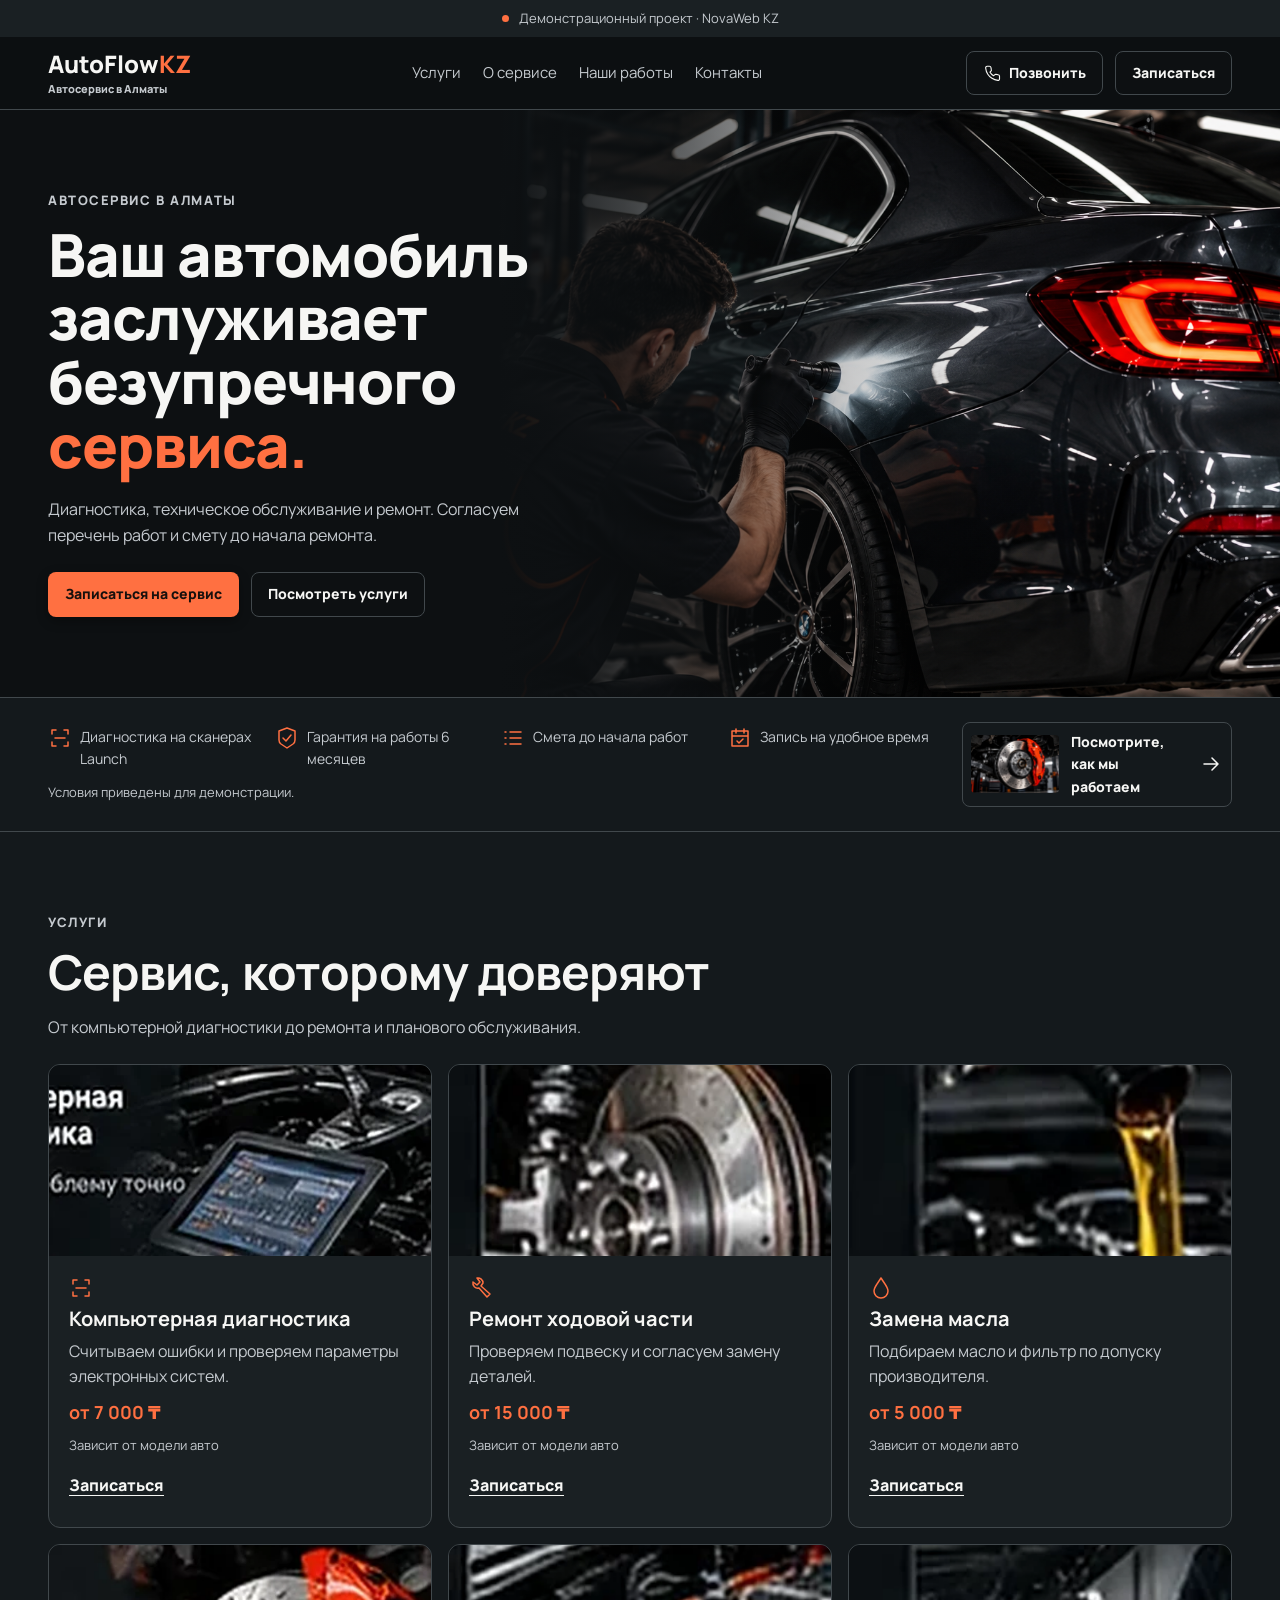
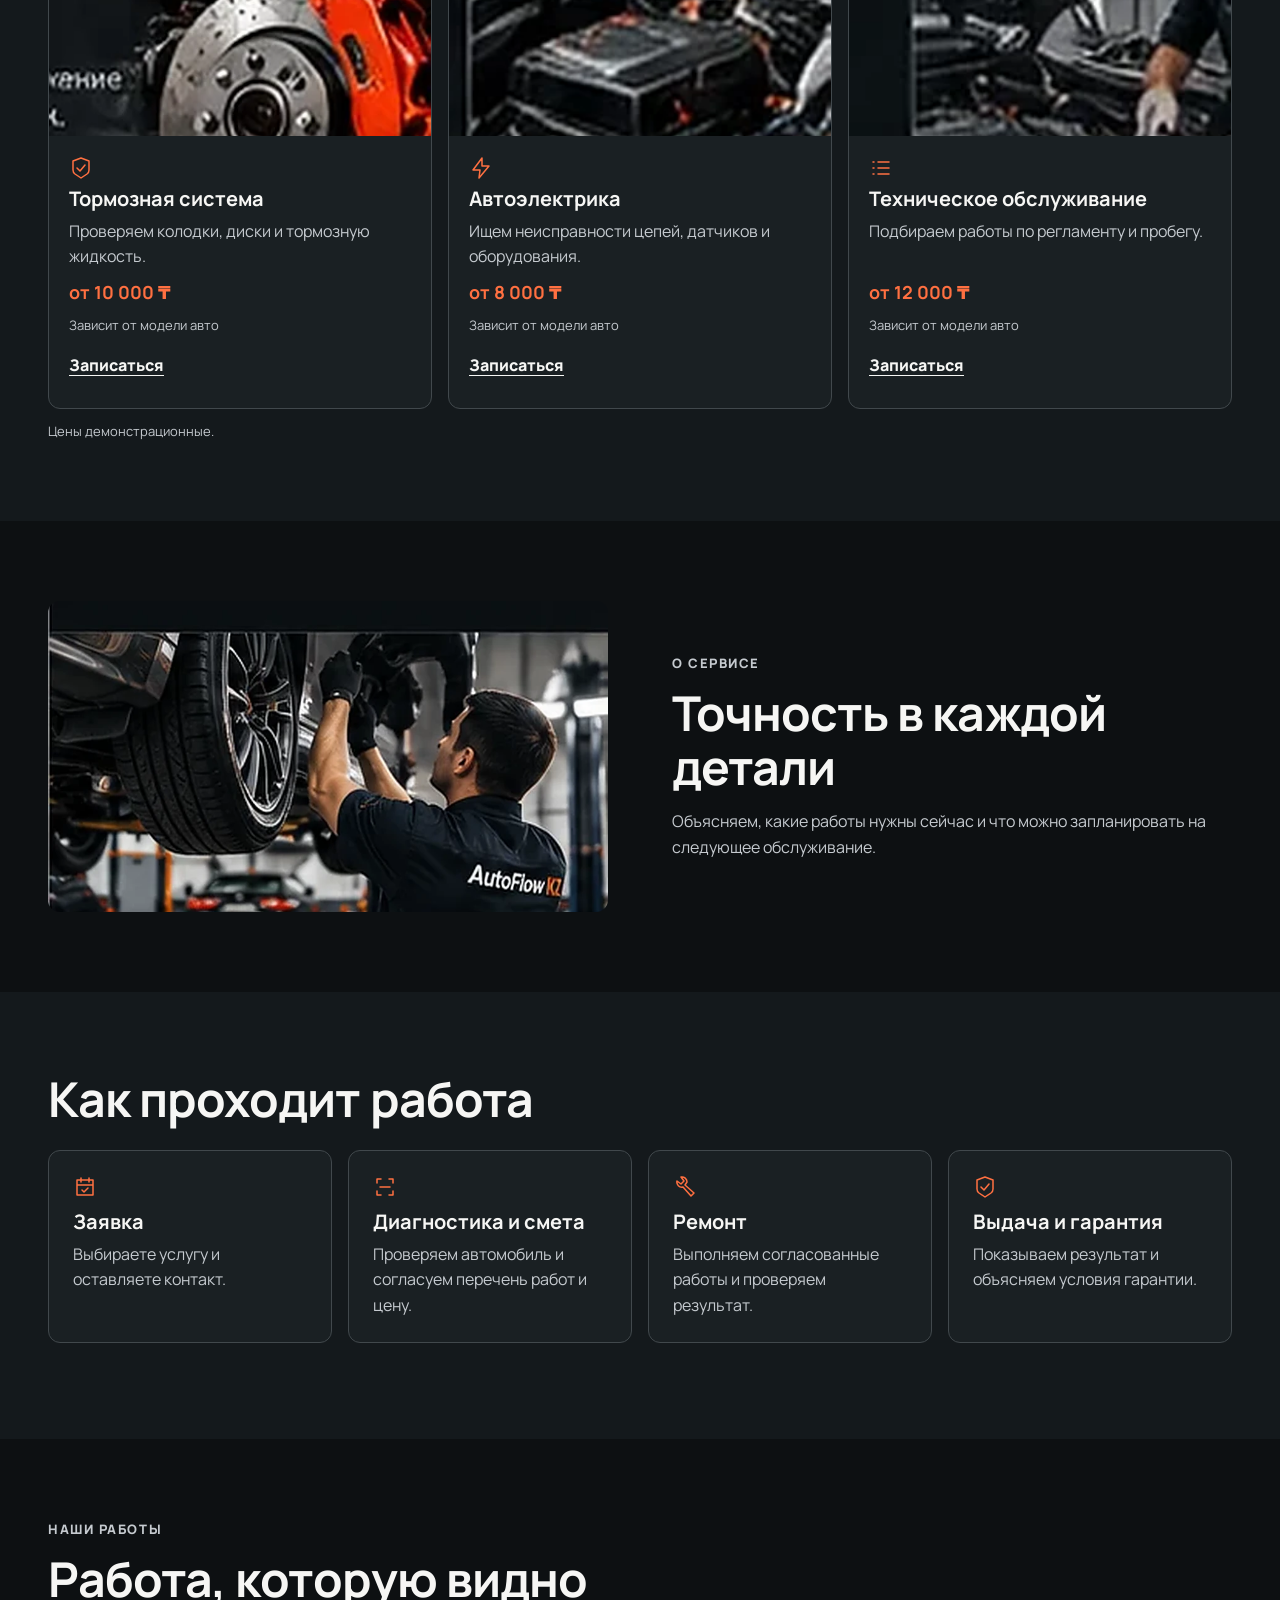
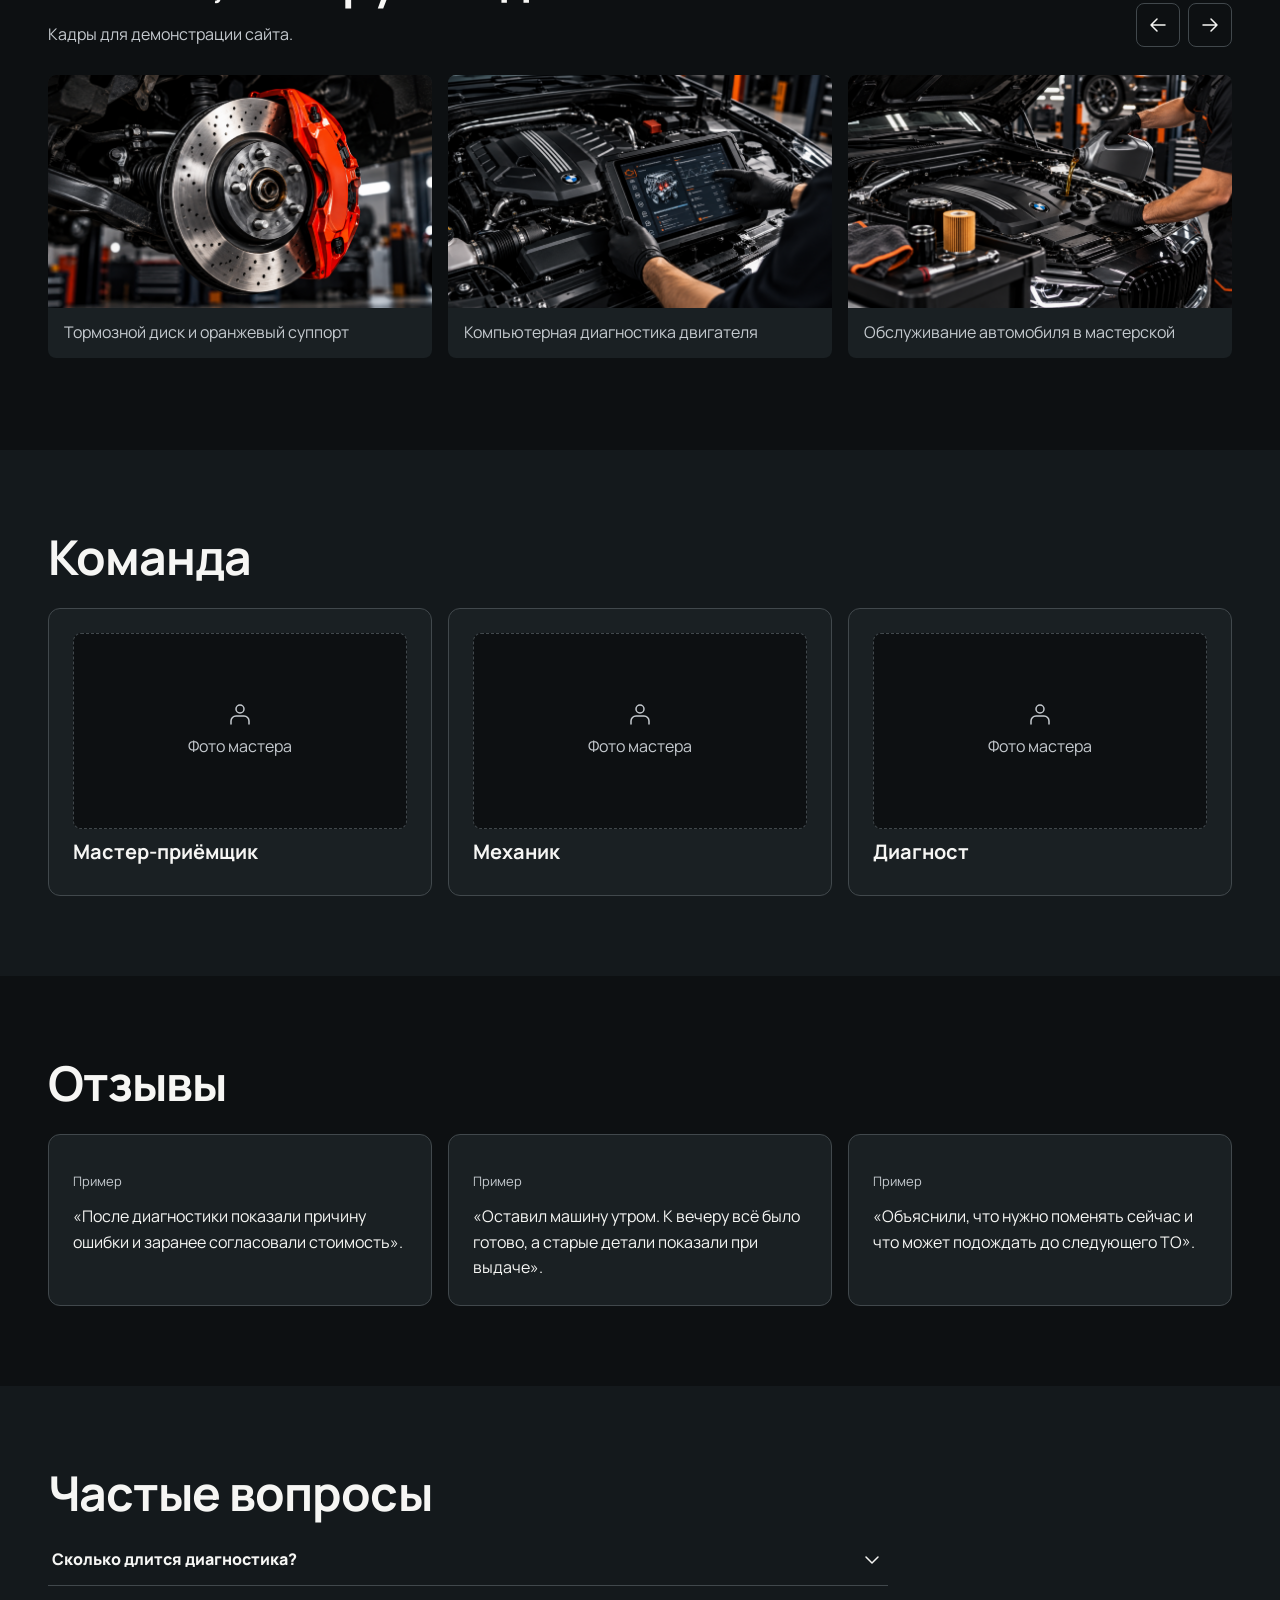
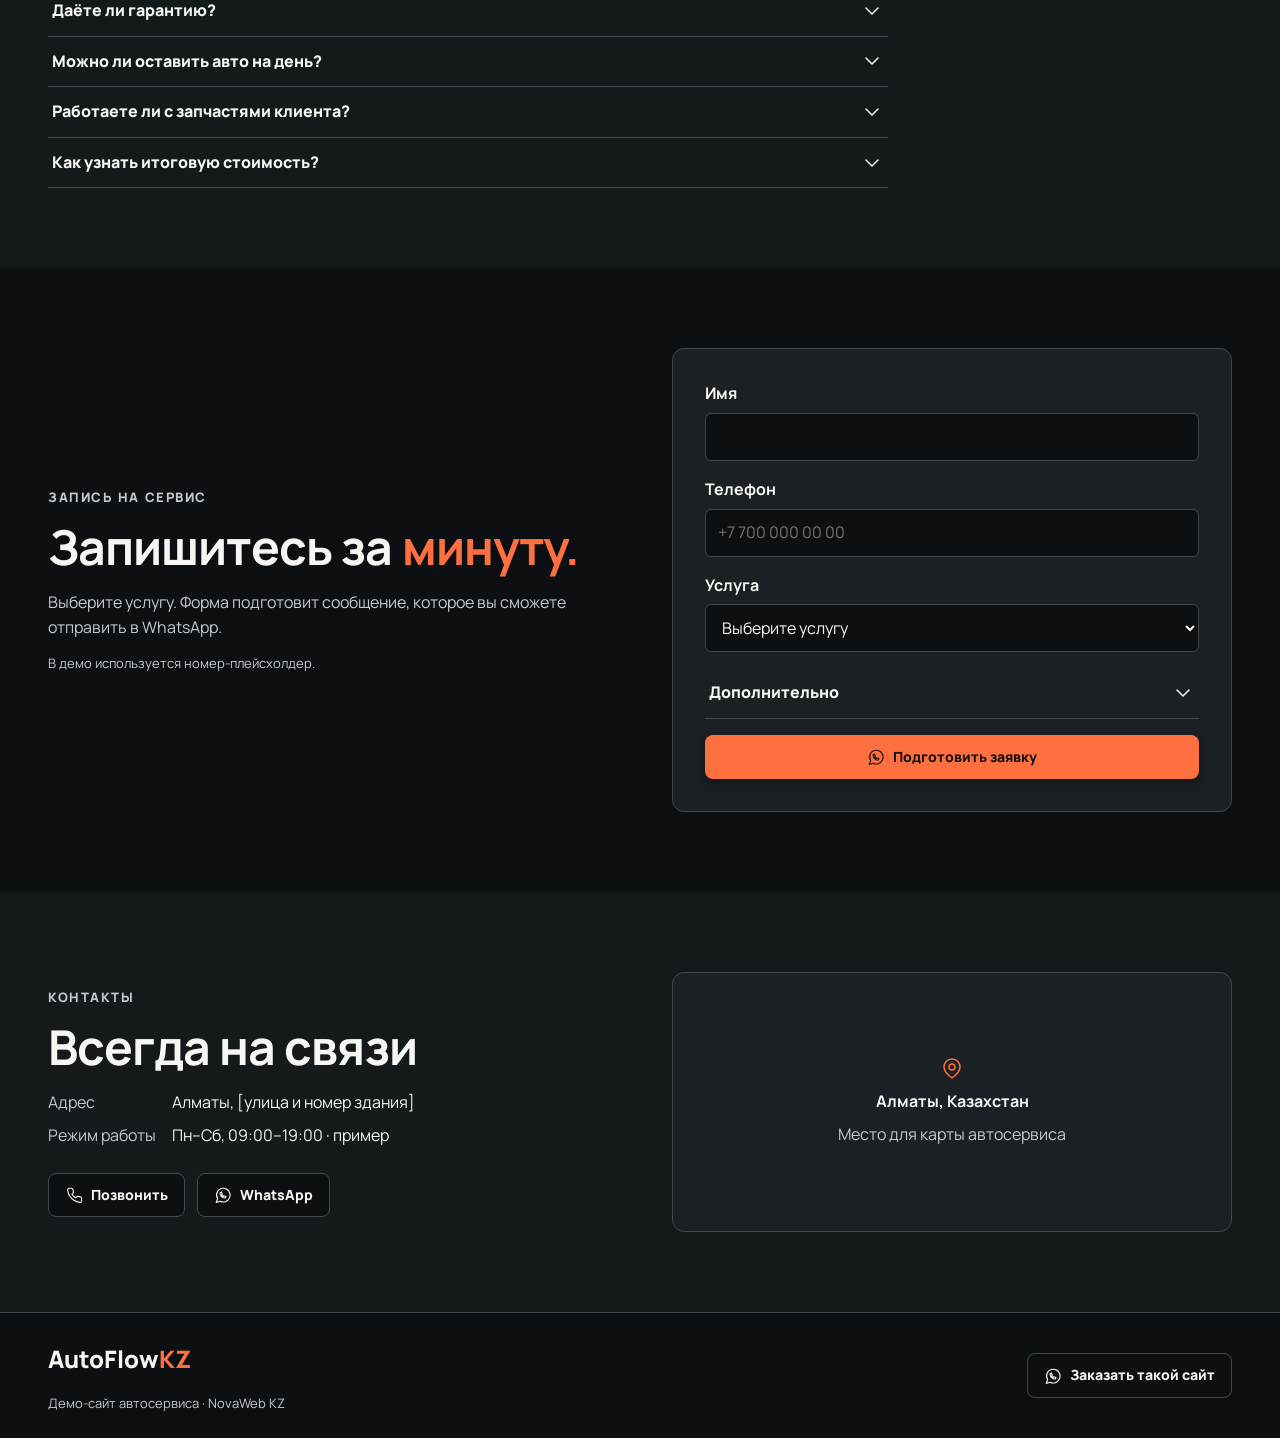
<file: index.html>
<!doctype html>
<html lang="ru">
<head>
  <meta charset="utf-8">
  <meta name="viewport" content="width=device-width, initial-scale=1">
  <meta name="theme-color" content="#0d1012">
  <meta name="description" content="AutoFlow KZ — демонстрационный сайт автосервиса в Алматы с каталогом услуг и формой записи.">
  <link rel="canonical" href="https://autoflow-kz.vercel.app/">
  <meta property="og:type" content="website">
  <meta property="og:locale" content="ru_KZ">
  <meta property="og:title" content="AutoFlow KZ — премиальный автосервис">
  <meta property="og:description" content="Демонстрационный сайт автосервиса в Алматы.">
  <meta property="og:url" content="https://autoflow-kz.vercel.app/">
  <meta property="og:image" content="https://autoflow-kz.vercel.app/assets/images/gallery5.png">
  <meta property="og:image:alt" content="Механик рядом с BMW в мастерской">
  <meta name="twitter:card" content="summary_large_image">
  <title>AutoFlow KZ — премиальный автосервис | Демо</title>
  <link rel="preconnect" href="https://fonts.googleapis.com">
  <link rel="preconnect" href="https://fonts.gstatic.com" crossorigin>
  <link href="https://fonts.googleapis.com/css2?family=Manrope:wght@400;500;600;700;800&display=swap" rel="stylesheet">
  <link rel="stylesheet" href="styles.css">
  <script src="script.js" defer></script>
</head>
<body>
<a class="skip" href="#main">К основному содержанию</a>
<div class="demo-banner">Демонстрационный проект · NovaWeb KZ</div>
<header class="site-header">
  <div class="container header-inner">
    <a class="brand" href="#" aria-label="AutoFlow KZ, на главную">AutoFlow<em>KZ</em><small>Автосервис в Алматы</small></a>
    <nav class="desktop-nav" aria-label="Основная навигация"><a href="#services">Услуги</a><a href="#about">О сервисе</a><a href="#works">Наши работы</a><a href="#contacts">Контакты</a></nav>
    <div class="header-actions"><a class="btn btn-outline" data-call href="tel:+70000000000"><svg width="24" height="24" viewBox="0 0 24 24" fill="none" stroke="currentColor" stroke-width="1.5" stroke-linecap="round" stroke-linejoin="round" aria-hidden="true" focusable="false"><path d="M22 16.9v3a2 2 0 0 1-2.2 2 18 18 0 0 1-7.9-2.8 18 18 0 0 1-5.5-5.5 18 18 0 0 1-2.8-8A2 2 0 0 1 5.6 3h3a2 2 0 0 1 2 1.7l.5 2.8a2 2 0 0 1-.5 2.1L9.3 11a14 14 0 0 0 4.7 4.7l1.4-1.3a2 2 0 0 1 2.1-.5l2.8.5a2 2 0 0 1 1.7 2.5Z"/></svg>Позвонить</a><a class="btn btn-outline" href="#booking">Записаться</a></div>
    <button class="menu-toggle" type="button" aria-expanded="false" aria-controls="mobile-menu" aria-label="Открыть меню"><svg width="24" height="24" viewBox="0 0 24 24" fill="none" stroke="currentColor" stroke-width="1.5" stroke-linecap="round" stroke-linejoin="round" aria-hidden="true" focusable="false"><path d="M4 6h16M4 12h16M4 18h16"/></svg></button>
  </div>
  <nav id="mobile-menu" class="mobile-nav" aria-label="Мобильная навигация" hidden><a href="#services">Услуги</a><a href="#about">О сервисе</a><a href="#works">Наши работы</a><a href="#contacts">Контакты</a></nav>
</header>
<main id="main">
  <section class="hero" aria-labelledby="hero-title">
    <div class="hero-main">
      <!-- Use clean source photos here. The original hero.webp contains UI baked into the bitmap. -->
      <div class="hero-visual"><img src="assets/images/gallery5.png" alt="Механик осматривает BMW в мастерской" fetchpriority="high"></div>
      <div class="container hero-inner">
        <p class="eyebrow">Автосервис в Алматы</p>
        <h1 id="hero-title">Ваш автомобиль заслуживает безупречного <em>сервиса.</em></h1>
        <p class="hero-description">Диагностика, техническое обслуживание и ремонт. Согласуем перечень работ и смету до начала ремонта.</p>
        <div class="actions"><a class="btn btn-primary" href="#booking">Записаться на сервис</a><a class="btn btn-outline" href="#services">Посмотреть услуги</a></div>
      </div>
    </div>
    <div class="hero-band">
      <div class="container hero-band-inner">
        <div><ul class="hero-features"><li><svg width="24" height="24" viewBox="0 0 24 24" fill="none" stroke="currentColor" stroke-width="1.5" stroke-linecap="round" stroke-linejoin="round" aria-hidden="true" focusable="false"><path d="M4 8V4h4m8 0h4v4m0 8v4h-4m-8 0H4v-4m3-4h10"/></svg><span>Диагностика на сканерах Launch</span></li><li><svg width="24" height="24" viewBox="0 0 24 24" fill="none" stroke="currentColor" stroke-width="1.5" stroke-linecap="round" stroke-linejoin="round" aria-hidden="true" focusable="false"><path d="m12 22 6-4a5 5 0 0 0 2-4V5l-8-3-8 3v9a5 5 0 0 0 2 4Zm-4-10 3 3 5-6"/></svg><span>Гарантия на работы 6 месяцев</span></li><li><svg width="24" height="24" viewBox="0 0 24 24" fill="none" stroke="currentColor" stroke-width="1.5" stroke-linecap="round" stroke-linejoin="round" aria-hidden="true" focusable="false"><path d="M9 6h11M9 12h11M9 18h11M4 6h1M4 12h1M4 18h1"/></svg><span>Смета до начала работ</span></li><li><svg width="24" height="24" viewBox="0 0 24 24" fill="none" stroke="currentColor" stroke-width="1.5" stroke-linecap="round" stroke-linejoin="round" aria-hidden="true" focusable="false"><path d="M4 5h16v15H4zM8 3v4m8-4v4M4 10h16m-11 5 2 2 4-4"/></svg><span>Запись на удобное время</span></li></ul><p class="note">Условия приведены для демонстрации.</p></div>
        <a class="hero-preview" href="#works"><img src="assets/images/gallery1.png" alt="Тормозной диск с оранжевым суппортом" loading="lazy" decoding="async"><span>Посмотрите, как мы работаем</span><svg width="24" height="24" viewBox="0 0 24 24" fill="none" stroke="currentColor" stroke-width="1.5" stroke-linecap="round" stroke-linejoin="round" aria-hidden="true" focusable="false"><path d="M5 12h14m-6-6 6 6-6 6"/></svg></a>
      </div>
    </div>
  </section>
  <section id="services" class="section panel">
    <div class="container">
      <p class="eyebrow">Услуги</p>
      <h2>Сервис, которому доверяют</h2>
      <p class="section-intro">От компьютерной диагностики до ремонта и планового обслуживания.</p>
      <div class="service-grid">
        <article class="service-card">
          <div class="service-photo"><img src="assets/images/diagnostics.webp" alt="Компьютерная диагностика" loading="lazy" decoding="async"></div>
          <div class="service-copy"><svg width="24" height="24" viewBox="0 0 24 24" fill="none" stroke="currentColor" stroke-width="1.5" stroke-linecap="round" stroke-linejoin="round" aria-hidden="true" focusable="false"><path d="M4 8V4h4m8 0h4v4m0 8v4h-4m-8 0H4v-4m3-4h10"/></svg><h3>Компьютерная диагностика</h3><p>Считываем ошибки и проверяем параметры электронных систем.</p><strong>от 7 000 ₸</strong><small>Зависит от модели авто</small>
            <a class="text-link" href="#booking" data-service="Компьютерная диагностика">Записаться</a>
          </div>
        </article>
        <article class="service-card">
          <div class="service-photo"><img src="assets/images/suspension.webp" alt="Ремонт ходовой части" loading="lazy" decoding="async"></div>
          <div class="service-copy"><svg width="24" height="24" viewBox="0 0 24 24" fill="none" stroke="currentColor" stroke-width="1.5" stroke-linecap="round" stroke-linejoin="round" aria-hidden="true" focusable="false"><path d="M14 7a5 5 0 0 0-6-5l3 4-3 3-4-3a5 5 0 0 0 6 6l8 9 3-3-9-8Z"/></svg><h3>Ремонт ходовой части</h3><p>Проверяем подвеску и согласуем замену деталей.</p><strong>от 15 000 ₸</strong><small>Зависит от модели авто</small>
            <a class="text-link" href="#booking" data-service="Ремонт ходовой части">Записаться</a>
          </div>
        </article>
        <article class="service-card">
          <div class="service-photo"><img src="assets/images/oil.webp" alt="Замена масла" loading="lazy" decoding="async"></div>
          <div class="service-copy"><svg width="24" height="24" viewBox="0 0 24 24" fill="none" stroke="currentColor" stroke-width="1.5" stroke-linecap="round" stroke-linejoin="round" aria-hidden="true" focusable="false"><path d="M12 2C9 7 5 11 5 15a7 7 0 0 0 14 0c0-4-4-8-7-13Z"/></svg><h3>Замена масла</h3><p>Подбираем масло и фильтр по допуску производителя.</p><strong>от 5 000 ₸</strong><small>Зависит от модели авто</small>
            <a class="text-link" href="#booking" data-service="Замена масла">Записаться</a>
          </div>
        </article>
        <article class="service-card">
          <div class="service-photo"><img src="assets/images/brakes.webp" alt="Тормозная система" loading="lazy" decoding="async"></div>
          <div class="service-copy"><svg width="24" height="24" viewBox="0 0 24 24" fill="none" stroke="currentColor" stroke-width="1.5" stroke-linecap="round" stroke-linejoin="round" aria-hidden="true" focusable="false"><path d="m12 22 6-4a5 5 0 0 0 2-4V5l-8-3-8 3v9a5 5 0 0 0 2 4Zm-4-10 3 3 5-6"/></svg><h3>Тормозная система</h3><p>Проверяем колодки, диски и тормозную жидкость.</p><strong>от 10 000 ₸</strong><small>Зависит от модели авто</small>
            <a class="text-link" href="#booking" data-service="Тормозная система">Записаться</a>
          </div>
        </article>
        <article class="service-card">
          <div class="service-photo"><img src="assets/images/electric.webp" alt="Автоэлектрика" loading="lazy" decoding="async"></div>
          <div class="service-copy"><svg width="24" height="24" viewBox="0 0 24 24" fill="none" stroke="currentColor" stroke-width="1.5" stroke-linecap="round" stroke-linejoin="round" aria-hidden="true" focusable="false"><path d="m13 2-9 12h7l-1 8 10-12h-7Z"/></svg><h3>Автоэлектрика</h3><p>Ищем неисправности цепей, датчиков и оборудования.</p><strong>от 8 000 ₸</strong><small>Зависит от модели авто</small>
            <a class="text-link" href="#booking" data-service="Автоэлектрика">Записаться</a>
          </div>
        </article>
        <article class="service-card">
          <div class="service-photo"><img src="assets/images/maintenance.webp" alt="Техническое обслуживание" loading="lazy" decoding="async"></div>
          <div class="service-copy"><svg width="24" height="24" viewBox="0 0 24 24" fill="none" stroke="currentColor" stroke-width="1.5" stroke-linecap="round" stroke-linejoin="round" aria-hidden="true" focusable="false"><path d="M9 6h11M9 12h11M9 18h11M4 6h1M4 12h1M4 18h1"/></svg><h3>Техническое обслуживание</h3><p>Подбираем работы по регламенту и пробегу.</p><strong>от 12 000 ₸</strong><small>Зависит от модели авто</small>
            <a class="text-link" href="#booking" data-service="Техническое обслуживание">Записаться</a>
          </div>
        </article>
      </div>
      <p class="note">Цены демонстрационные.</p>
    </div>
  </section>
  <section id="about" class="section">
    <div class="container split about">
      <img src="assets/images/workshop.webp" alt="Механик обслуживает автомобиль в мастерской" loading="lazy" decoding="async">
      <div><p class="eyebrow">О сервисе</p><h2>Точность в каждой детали</h2><p>Объясняем, какие работы нужны сейчас и что можно запланировать на следующее обслуживание.</p></div>
    </div>
  </section>
  <section class="section panel" id="process">
    <div class="container"><h2>Как проходит работа</h2>
      <ol class="cards steps"><li><svg width="24" height="24" viewBox="0 0 24 24" fill="none" stroke="currentColor" stroke-width="1.5" stroke-linecap="round" stroke-linejoin="round" aria-hidden="true" focusable="false"><path d="M4 5h16v15H4zM8 3v4m8-4v4M4 10h16m-11 5 2 2 4-4"/></svg><h3>Заявка</h3><p>Выбираете услугу и оставляете контакт.</p></li><li><svg width="24" height="24" viewBox="0 0 24 24" fill="none" stroke="currentColor" stroke-width="1.5" stroke-linecap="round" stroke-linejoin="round" aria-hidden="true" focusable="false"><path d="M4 8V4h4m8 0h4v4m0 8v4h-4m-8 0H4v-4m3-4h10"/></svg><h3>Диагностика и смета</h3><p>Проверяем автомобиль и согласуем перечень работ и цену.</p></li><li><svg width="24" height="24" viewBox="0 0 24 24" fill="none" stroke="currentColor" stroke-width="1.5" stroke-linecap="round" stroke-linejoin="round" aria-hidden="true" focusable="false"><path d="M14 7a5 5 0 0 0-6-5l3 4-3 3-4-3a5 5 0 0 0 6 6l8 9 3-3-9-8Z"/></svg><h3>Ремонт</h3><p>Выполняем согласованные работы и проверяем результат.</p></li><li><svg width="24" height="24" viewBox="0 0 24 24" fill="none" stroke="currentColor" stroke-width="1.5" stroke-linecap="round" stroke-linejoin="round" aria-hidden="true" focusable="false"><path d="m12 22 6-4a5 5 0 0 0 2-4V5l-8-3-8 3v9a5 5 0 0 0 2 4Zm-4-10 3 3 5-6"/></svg><h3>Выдача и гарантия</h3><p>Показываем результат и объясняем условия гарантии.</p></li></ol>
    </div>
  </section>
  <section id="works" class="section">
    <div class="container">
      <div class="section-top"><div><p class="eyebrow">Наши работы</p><h2>Работа, которую видно</h2><p class="section-intro">Кадры для демонстрации сайта.</p></div>
        <div class="gallery-controls"><button type="button" id="gallery-prev" aria-controls="gallery-track" aria-label="Предыдущая фотография"><svg width="24" height="24" viewBox="0 0 24 24" fill="none" stroke="currentColor" stroke-width="1.5" stroke-linecap="round" stroke-linejoin="round" aria-hidden="true" focusable="false"><path d="M19 12H5m6-6-6 6 6 6"/></svg></button><button type="button" id="gallery-next" aria-controls="gallery-track" aria-label="Следующая фотография"><svg width="24" height="24" viewBox="0 0 24 24" fill="none" stroke="currentColor" stroke-width="1.5" stroke-linecap="round" stroke-linejoin="round" aria-hidden="true" focusable="false"><path d="M5 12h14m-6-6 6 6-6 6"/></svg></button></div>
      </div>
      <div class="gallery-track" id="gallery-track" tabindex="0" role="region" aria-label="Галерея. Перелистывайте стрелками или свайпом">
        <figure><img src="assets/images/gallery1.png" alt="Тормозной диск и оранжевый суппорт" loading="lazy" decoding="async"><figcaption>Тормозной диск и оранжевый суппорт</figcaption></figure>
        <figure><img src="assets/images/gallery2.png" alt="Компьютерная диагностика двигателя" loading="lazy" decoding="async"><figcaption>Компьютерная диагностика двигателя</figcaption></figure>
        <figure><img src="assets/images/gallery3.png" alt="Обслуживание автомобиля в мастерской" loading="lazy" decoding="async"><figcaption>Обслуживание автомобиля в мастерской</figcaption></figure>
        <figure><img src="assets/images/gallery4.png" alt="Ремонт подвески" loading="lazy" decoding="async"><figcaption>Ремонт подвески</figcaption></figure>
        <figure><img src="assets/images/gallery5.png" alt="Осмотр BMW перед выдачей" loading="lazy" decoding="async"><figcaption>Осмотр BMW перед выдачей</figcaption></figure>
      </div>
    </div>
  </section>
  <section class="section panel" id="team"><div class="container"><h2>Команда</h2>
    <!-- Replace each master-photo placeholder with a portrait and descriptive alt text. -->
    <div class="cards three"><article><div class="master-photo"><svg width="24" height="24" viewBox="0 0 24 24" fill="none" stroke="currentColor" stroke-width="1.5" stroke-linecap="round" stroke-linejoin="round" aria-hidden="true" focusable="false"><path d="M3 22v-3a5 5 0 0 1 5-5h8a5 5 0 0 1 5 5v3M16 7a4 4 0 1 0-8 0 4 4 0 0 0 8 0Z"/></svg><span>Фото мастера</span></div><h3>Мастер-приёмщик</h3></article><article><div class="master-photo"><svg width="24" height="24" viewBox="0 0 24 24" fill="none" stroke="currentColor" stroke-width="1.5" stroke-linecap="round" stroke-linejoin="round" aria-hidden="true" focusable="false"><path d="M3 22v-3a5 5 0 0 1 5-5h8a5 5 0 0 1 5 5v3M16 7a4 4 0 1 0-8 0 4 4 0 0 0 8 0Z"/></svg><span>Фото мастера</span></div><h3>Механик</h3></article><article><div class="master-photo"><svg width="24" height="24" viewBox="0 0 24 24" fill="none" stroke="currentColor" stroke-width="1.5" stroke-linecap="round" stroke-linejoin="round" aria-hidden="true" focusable="false"><path d="M3 22v-3a5 5 0 0 1 5-5h8a5 5 0 0 1 5 5v3M16 7a4 4 0 1 0-8 0 4 4 0 0 0 8 0Z"/></svg><span>Фото мастера</span></div><h3>Диагност</h3></article></div>
  </div></section>
  <section class="section" id="reviews"><div class="container"><h2>Отзывы</h2>
    <div class="cards three">
      <article><p class="note">Пример</p><blockquote>«После диагностики показали причину ошибки и заранее согласовали стоимость».</blockquote></article>
      <article><p class="note">Пример</p><blockquote>«Оставил машину утром. К вечеру всё было готово, а старые детали показали при выдаче».</blockquote></article>
      <article><p class="note">Пример</p><blockquote>«Объяснили, что нужно поменять сейчас и что может подождать до следующего ТО».</blockquote></article>
    </div>
  </div></section>
  <section class="section panel" id="faq"><div class="container"><h2>Частые вопросы</h2>
    <div class="faq-list"><details name="service-faq"><summary>Сколько длится диагностика?<svg width="24" height="24" viewBox="0 0 24 24" fill="none" stroke="currentColor" stroke-width="1.5" stroke-linecap="round" stroke-linejoin="round" aria-hidden="true" focusable="false"><path d="m6 9 6 6 6-6"/></svg></summary><p>Базовая компьютерная диагностика обычно занимает 30–60 минут. Поиск причины неисправности может потребовать больше времени.</p></details><details name="service-faq"><summary>Даёте ли гарантию?<svg width="24" height="24" viewBox="0 0 24 24" fill="none" stroke="currentColor" stroke-width="1.5" stroke-linecap="round" stroke-linejoin="round" aria-hidden="true" focusable="false"><path d="m6 9 6 6 6-6"/></svg></summary><p>В этом демо указан срок 6 месяцев на работы. Для действующего сервиса условия фиксируются в заказ-наряде.</p></details><details name="service-faq"><summary>Можно ли оставить авто на день?<svg width="24" height="24" viewBox="0 0 24 24" fill="none" stroke="currentColor" stroke-width="1.5" stroke-linecap="round" stroke-linejoin="round" aria-hidden="true" focusable="false"><path d="m6 9 6 6 6-6"/></svg></summary><p>Да, время приёмки и выдачи можно согласовать при записи.</p></details><details name="service-faq"><summary>Работаете ли с запчастями клиента?<svg width="24" height="24" viewBox="0 0 24 24" fill="none" stroke="currentColor" stroke-width="1.5" stroke-linecap="round" stroke-linejoin="round" aria-hidden="true" focusable="false"><path d="m6 9 6 6 6-6"/></svg></summary><p>Да, если детали подходят по допускам производителя. Условия гарантии на работу обсуждаются до ремонта.</p></details><details name="service-faq"><summary>Как узнать итоговую стоимость?<svg width="24" height="24" viewBox="0 0 24 24" fill="none" stroke="currentColor" stroke-width="1.5" stroke-linecap="round" stroke-linejoin="round" aria-hidden="true" focusable="false"><path d="m6 9 6 6 6-6"/></svg></summary><p>После диагностики мастер составляет смету. Дополнительные работы согласуются отдельно.</p></details></div>
  </div></section>
  <section id="booking" class="section">
    <div class="container split">
      <div><p class="eyebrow">Запись на сервис</p><h2>Запишитесь за <em>минуту.</em></h2><p>Выберите услугу. Форма подготовит сообщение, которое вы сможете отправить в WhatsApp.</p><p class="note">В демо используется номер-плейсхолдер.</p></div>
      <form id="booking-form" class="booking-form" novalidate>
        <label for="customer-name">Имя</label><input id="customer-name" name="name" autocomplete="name" aria-label="Имя" maxlength="80" required>
        <label for="customer-phone">Телефон</label><input id="customer-phone" name="phone" type="tel" autocomplete="tel" aria-label="Телефон" placeholder="+7 700 000 00 00" maxlength="24" required>
        <label for="service-select">Услуга</label><select id="service-select" name="service" aria-label="Услуга" required><option value="">Выберите услугу</option><option>Компьютерная диагностика</option><option>Ремонт ходовой части</option><option>Замена масла</option><option>Тормозная система</option><option>Автоэлектрика</option><option>Техническое обслуживание</option></select>
        <details id="booking-extra"><summary>Дополнительно<svg width="24" height="24" viewBox="0 0 24 24" fill="none" stroke="currentColor" stroke-width="1.5" stroke-linecap="round" stroke-linejoin="round" aria-hidden="true" focusable="false"><path d="m6 9 6 6 6-6"/></svg></summary>
          <label for="booking-car">Марка автомобиля</label><input id="booking-car" name="car" aria-label="Марка автомобиля" maxlength="80">
          <label for="booking-date">Предпочтительная дата</label><input id="booking-date" name="date" type="date" aria-label="Предпочтительная дата">
        </details>
        <button type="submit" class="btn btn-primary"><svg width="24" height="24" viewBox="0 0 24 24" fill="none" stroke="currentColor" stroke-width="1.5" stroke-linecap="round" stroke-linejoin="round" aria-hidden="true" focusable="false"><path d="M20.5 16a9 9 0 1 0-15.6 1L3 22l5-1.7A9 9 0 0 0 20.5 16Z M8 9c0 4 3 7 7 7l1-2-3-1-1 1-2-2 1-1-1-3Z"/></svg>Подготовить заявку</button>
        <p id="form-status" role="status" aria-live="polite"></p>
      </form>
    </div>
  </section>
  <section id="contacts" class="section panel">
    <div class="container split contacts">
      <div><p class="eyebrow">Контакты</p><h2>Всегда на связи</h2>
        <!-- Replace demo address and working hours with the studio's real information. -->
        <dl><dt>Адрес</dt><dd>Алматы, [улица и номер здания]</dd><dt>Режим работы</dt><dd>Пн–Сб, 09:00–19:00 · пример</dd></dl>
        <div class="actions"><a class="btn btn-outline" data-call href="tel:+70000000000"><svg width="24" height="24" viewBox="0 0 24 24" fill="none" stroke="currentColor" stroke-width="1.5" stroke-linecap="round" stroke-linejoin="round" aria-hidden="true" focusable="false"><path d="M22 16.9v3a2 2 0 0 1-2.2 2 18 18 0 0 1-7.9-2.8 18 18 0 0 1-5.5-5.5 18 18 0 0 1-2.8-8A2 2 0 0 1 5.6 3h3a2 2 0 0 1 2 1.7l.5 2.8a2 2 0 0 1-.5 2.1L9.3 11a14 14 0 0 0 4.7 4.7l1.4-1.3a2 2 0 0 1 2.1-.5l2.8.5a2 2 0 0 1 1.7 2.5Z"/></svg>Позвонить</a><a class="btn btn-outline" data-studio-chat href="https://wa.me/70000000000"><svg width="24" height="24" viewBox="0 0 24 24" fill="none" stroke="currentColor" stroke-width="1.5" stroke-linecap="round" stroke-linejoin="round" aria-hidden="true" focusable="false"><path d="M20.5 16a9 9 0 1 0-15.6 1L3 22l5-1.7A9 9 0 0 0 20.5 16Z M8 9c0 4 3 7 7 7l1-2-3-1-1 1-2-2 1-1-1-3Z"/></svg>WhatsApp</a></div>
      </div>
      <!-- Insert an accessible map iframe after confirming the address. -->
      <div class="map-placeholder"><svg width="24" height="24" viewBox="0 0 24 24" fill="none" stroke="currentColor" stroke-width="1.5" stroke-linecap="round" stroke-linejoin="round" aria-hidden="true" focusable="false"><path d="M20 10c0 5-8 11-8 11S4 15 4 10a8 8 0 0 1 16 0Z M15 10a3 3 0 1 0-6 0 3 3 0 0 0 6 0Z"/></svg><strong>Алматы, Казахстан</strong><span>Место для карты автосервиса</span></div>
    </div>
  </section>
</main>
<footer class="footer"><div class="container footer-inner">
  <div><a class="brand" href="#">AutoFlow<em>KZ</em></a><p class="note">Демо-сайт автосервиса · NovaWeb KZ</p></div>
  <a class="btn btn-outline" data-developer-chat href="https://wa.me/77476202879"><svg width="24" height="24" viewBox="0 0 24 24" fill="none" stroke="currentColor" stroke-width="1.5" stroke-linecap="round" stroke-linejoin="round" aria-hidden="true" focusable="false"><path d="M20.5 16a9 9 0 1 0-15.6 1L3 22l5-1.7A9 9 0 0 0 20.5 16Z M8 9c0 4 3 7 7 7l1-2-3-1-1 1-2-2 1-1-1-3Z"/></svg>Заказать такой сайт</a>
</div></footer>
<div class="mobile-bottom" aria-label="Быстрые действия"><a class="btn btn-outline" data-call href="tel:+70000000000"><svg width="24" height="24" viewBox="0 0 24 24" fill="none" stroke="currentColor" stroke-width="1.5" stroke-linecap="round" stroke-linejoin="round" aria-hidden="true" focusable="false"><path d="M22 16.9v3a2 2 0 0 1-2.2 2 18 18 0 0 1-7.9-2.8 18 18 0 0 1-5.5-5.5 18 18 0 0 1-2.8-8A2 2 0 0 1 5.6 3h3a2 2 0 0 1 2 1.7l.5 2.8a2 2 0 0 1-.5 2.1L9.3 11a14 14 0 0 0 4.7 4.7l1.4-1.3a2 2 0 0 1 2.1-.5l2.8.5a2 2 0 0 1 1.7 2.5Z"/></svg>Позвонить</a><a class="btn btn-outline" href="#booking">Записаться</a></div>
</body>
</html>
</file>
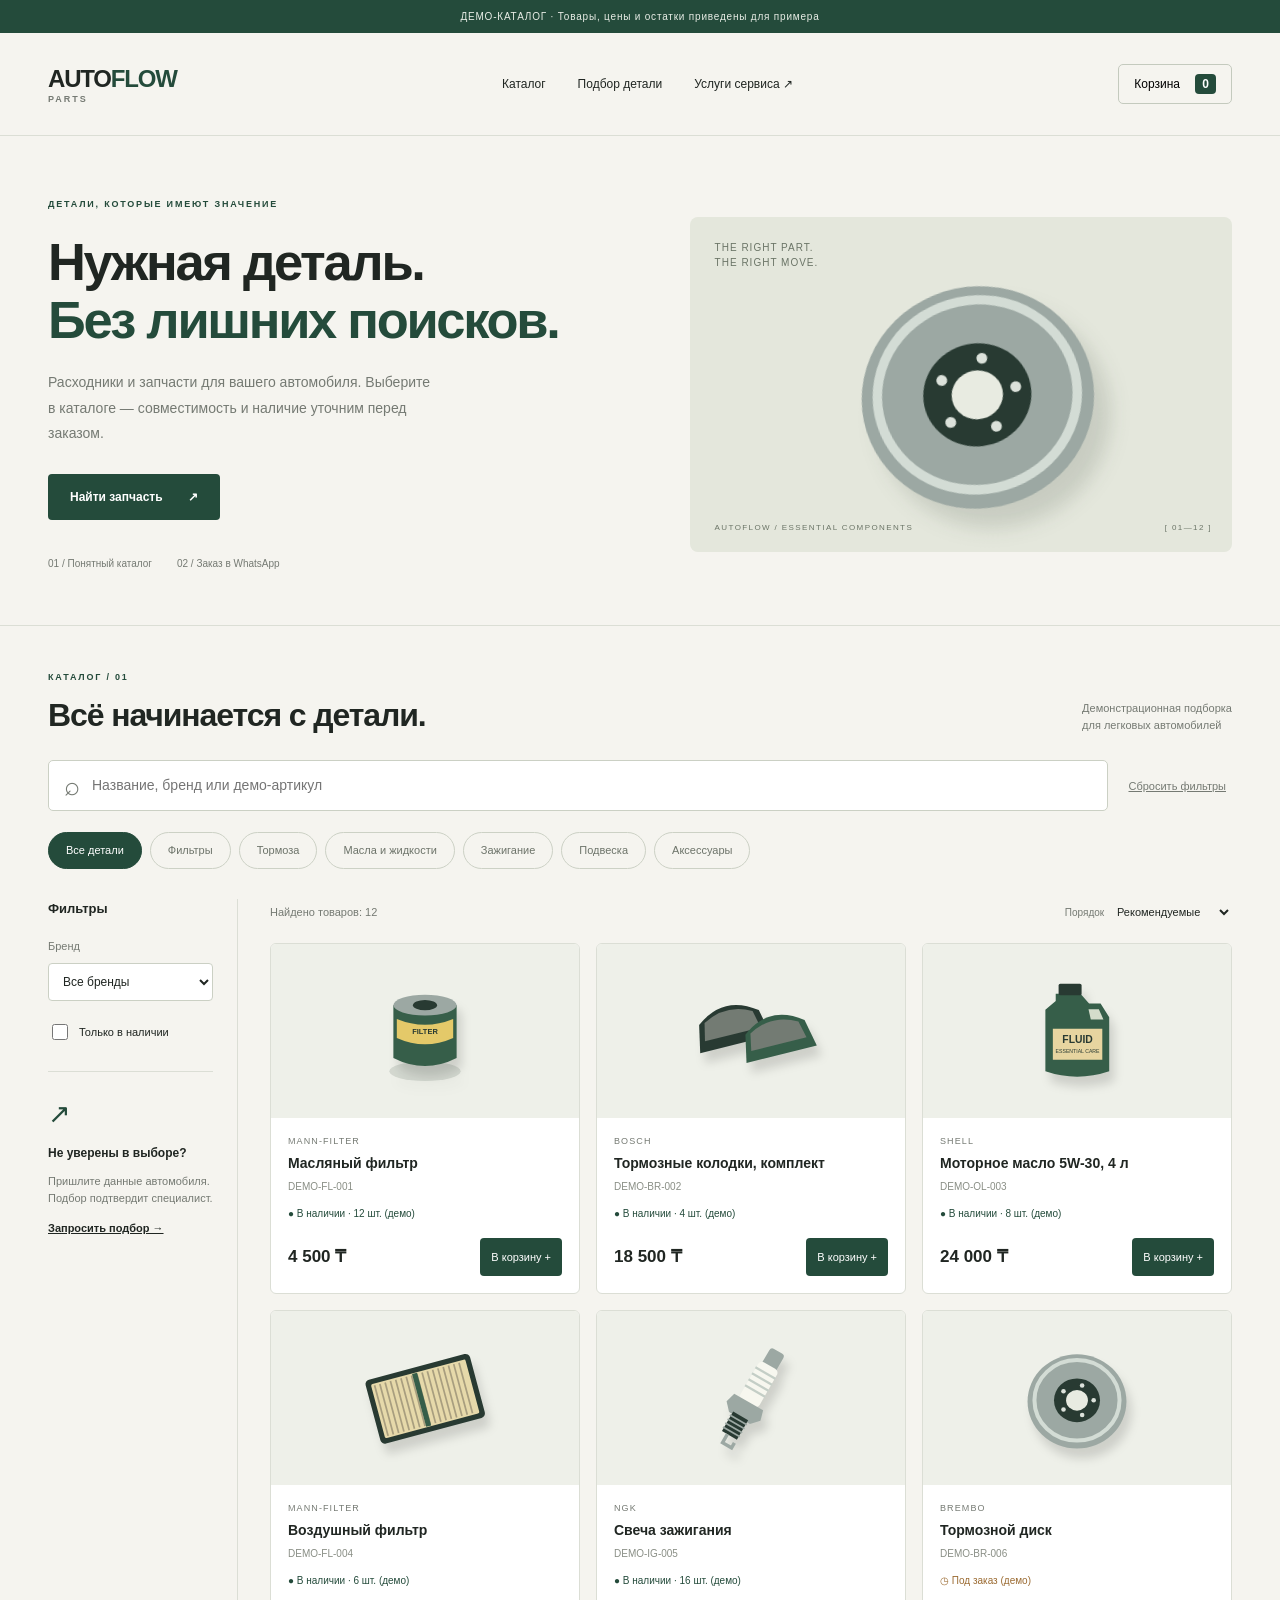
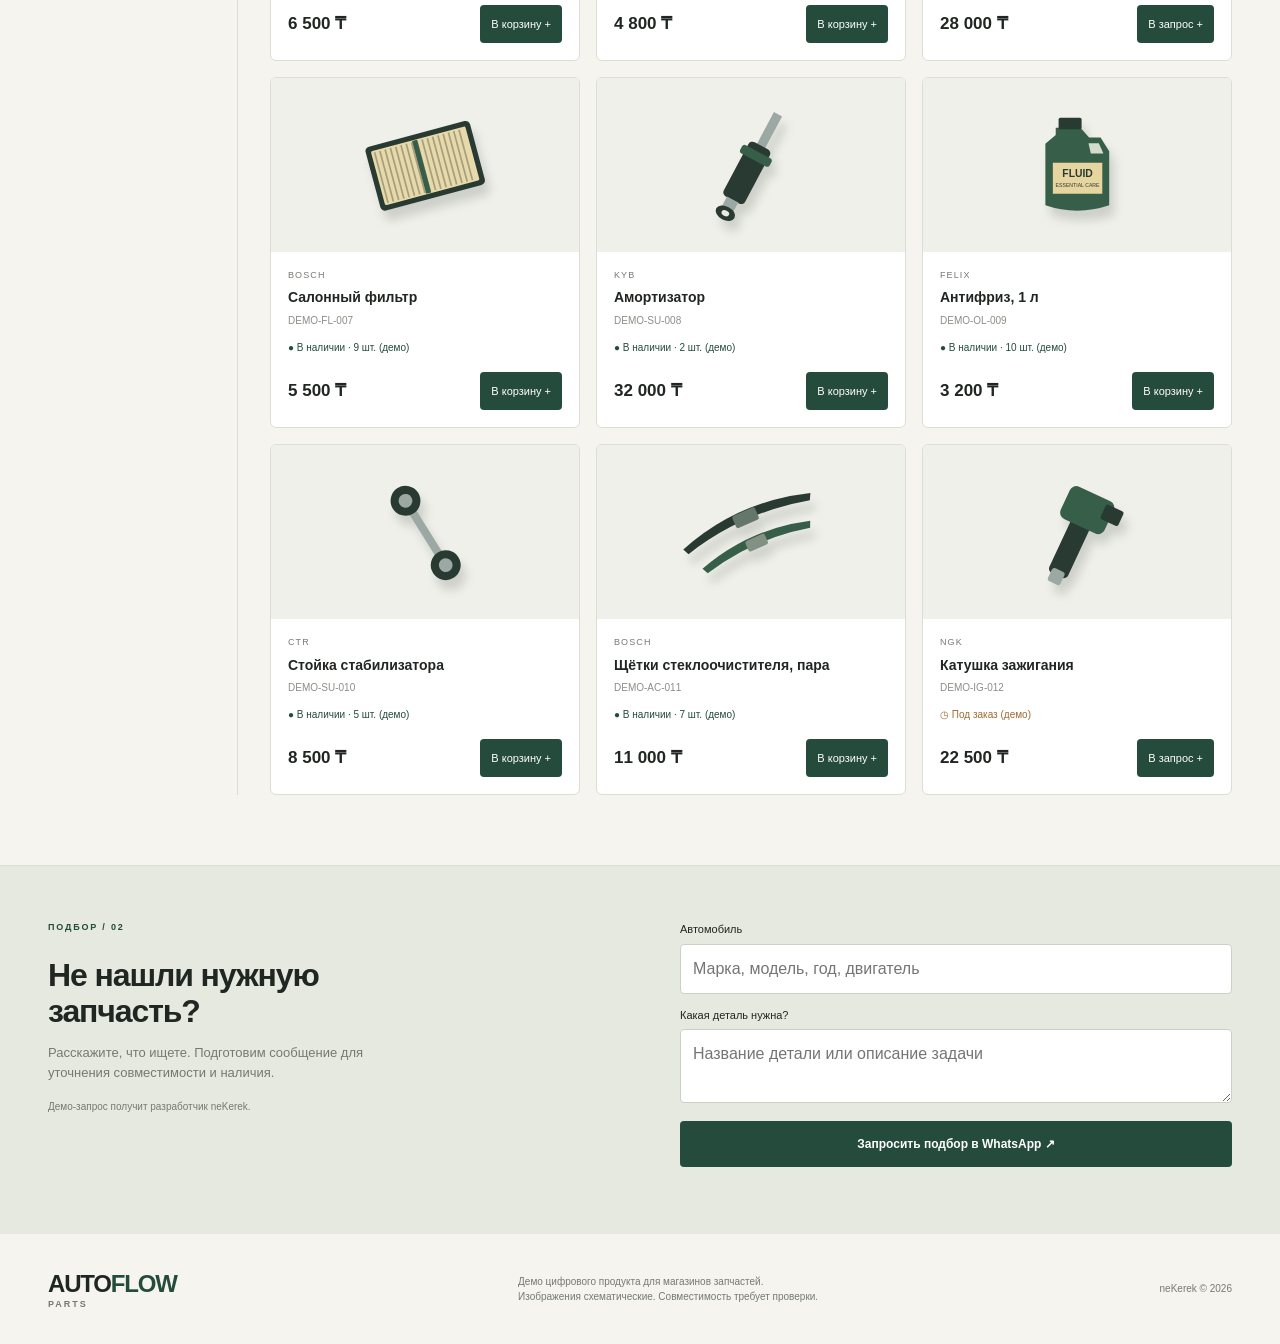
<file: parts-catalog/index.html>
<!doctype html><html lang="ru"><head><meta charset="utf-8"><meta name="viewport" content="width=device-width,initial-scale=1"><meta name="theme-color" content="#f5f4ef"><meta name="description" content="AutoFlow Parts — демонстрационный мини-каталог автозапчастей с подбором и заказом через WhatsApp."><title>AutoFlow Parts — детали для вашего автомобиля</title><link rel="stylesheet" href="style.css"><script src="app.js" defer></script></head><body><div class="topbar">ДЕМО-КАТАЛОГ · Товары, цены и остатки приведены для примера</div><header><a href="#" class="logo">AUTO<span>FLOW</span><i>PARTS</i></a><nav aria-label="Основная навигация"><a href="#catalog">Каталог</a><a href="#selection">Подбор детали</a><a href="https://autoflow-price.vercel.app/" target="_blank" rel="noopener">Услуги сервиса ↗</a></nav><button class="cart-trigger" type="button">Корзина <b id="cart-count">0</b></button></header><main><section class="hero"><div class="hero-copy"><p class="eyebrow">ДЕТАЛИ, КОТОРЫЕ ИМЕЮТ ЗНАЧЕНИЕ</p><h1>Нужная деталь.<br><span>Без лишних поисков.</span></h1><p class="lead">Расходники и запчасти для вашего автомобиля. Выберите в каталоге — совместимость и наличие уточним перед заказом.</p><a href="#catalog" class="primary">Найти запчасть <span>↗</span></a><div class="hero-tags"><span>01 / Понятный каталог</span><span>02 / Заказ в WhatsApp</span></div></div><div class="hero-art" aria-hidden="true"><span class="art-label">THE RIGHT PART.<br>THE RIGHT MOVE.</span><div id="hero-part"></div><span class="art-caption">AUTOFLOW / ESSENTIAL COMPONENTS</span><span class="art-index">[ 01—12 ]</span></div></section><section class="catalog" id="catalog"><div class="section-head"><div><p class="eyebrow">КАТАЛОГ / 01</p><h2>Всё начинается с детали.</h2></div><span class="subtle">Демонстрационная подборка<br>для легковых автомобилей</span></div><div class="searchbar"><label><span aria-hidden="true">⌕</span><input type="search" id="search" aria-label="Поиск запчастей" placeholder="Название, бренд или демо-артикул"></label><button id="reset" type="button">Сбросить фильтры</button></div><div class="category-tabs" id="categories" role="group" aria-label="Категории запчастей"></div><div class="catalog-layout"><aside class="filters"><h3>Фильтры</h3><label>Бренд<select id="brand"><option value="all">Все бренды</option></select></label><label class="check"><input id="in-stock" type="checkbox"> Только в наличии</label><div class="filter-note"><span>↗</span><h4>Не уверены в выборе?</h4><p>Пришлите данные автомобиля. Подбор подтвердит специалист.</p><a href="#selection">Запросить подбор →</a></div></aside><div><div class="results-bar"><p id="result-count" role="status"></p><label>Порядок <select id="sort"><option value="default">Рекомендуемые</option><option value="asc">Сначала дешевле</option><option value="desc">Сначала дороже</option></select></label></div><div id="products" class="products"></div></div></div></section><section class="selection" id="selection"><div><p class="eyebrow">ПОДБОР / 02</p><h2>Не нашли нужную<br>запчасть?</h2><p>Расскажите, что ищете. Подготовим сообщение для уточнения совместимости и наличия.</p><small>Демо-запрос получит разработчик neKerek.</small></div><form id="fit-form"><label>Автомобиль<input name="car" required maxlength="120" placeholder="Марка, модель, год, двигатель"></label><label>Какая деталь нужна?<textarea name="part" required maxlength="1000" rows="2" placeholder="Название детали или описание задачи"></textarea></label><button class="primary">Запросить подбор в WhatsApp ↗</button><p id="fit-status" role="status"></p></form></section></main><footer><a href="#" class="logo">AUTO<span>FLOW</span><i>PARTS</i></a><p>Демо цифрового продукта для магазинов запчастей.<br>Изображения схематические. Совместимость требует проверки.</p><span>neKerek © 2026</span></footer><dialog id="product-dialog"><button class="close" data-close aria-label="Закрыть карточку">×</button><div id="product-detail"></div></dialog><dialog id="cart-dialog"><div class="dialog-head"><div><p class="eyebrow">ВАШ ВЫБОР</p><h2>Корзина</h2></div><button class="close" data-close aria-label="Закрыть корзину">×</button></div><div id="cart-items"></div><div id="cart-summary"><div class="sum"><span>Предварительная сумма</span><strong id="cart-total"></strong></div><label class="cart-label">Ваш автомобиль <input id="order-car" maxlength="120" placeholder="Марка, модель, год — необязательно"></label><button id="checkout" class="primary">Уточнить заказ в WhatsApp ↗</button><p class="small">Это демо: цены, остатки и совместимость не подтверждены. Запрос получит разработчик neKerek. Оплата на сайте не принимается.</p><button id="clear-cart" class="text-button">Очистить корзину</button></div><p id="cart-status" role="status"></p></dialog><div id="toast" role="status" aria-live="polite"></div></body></html>
</file>
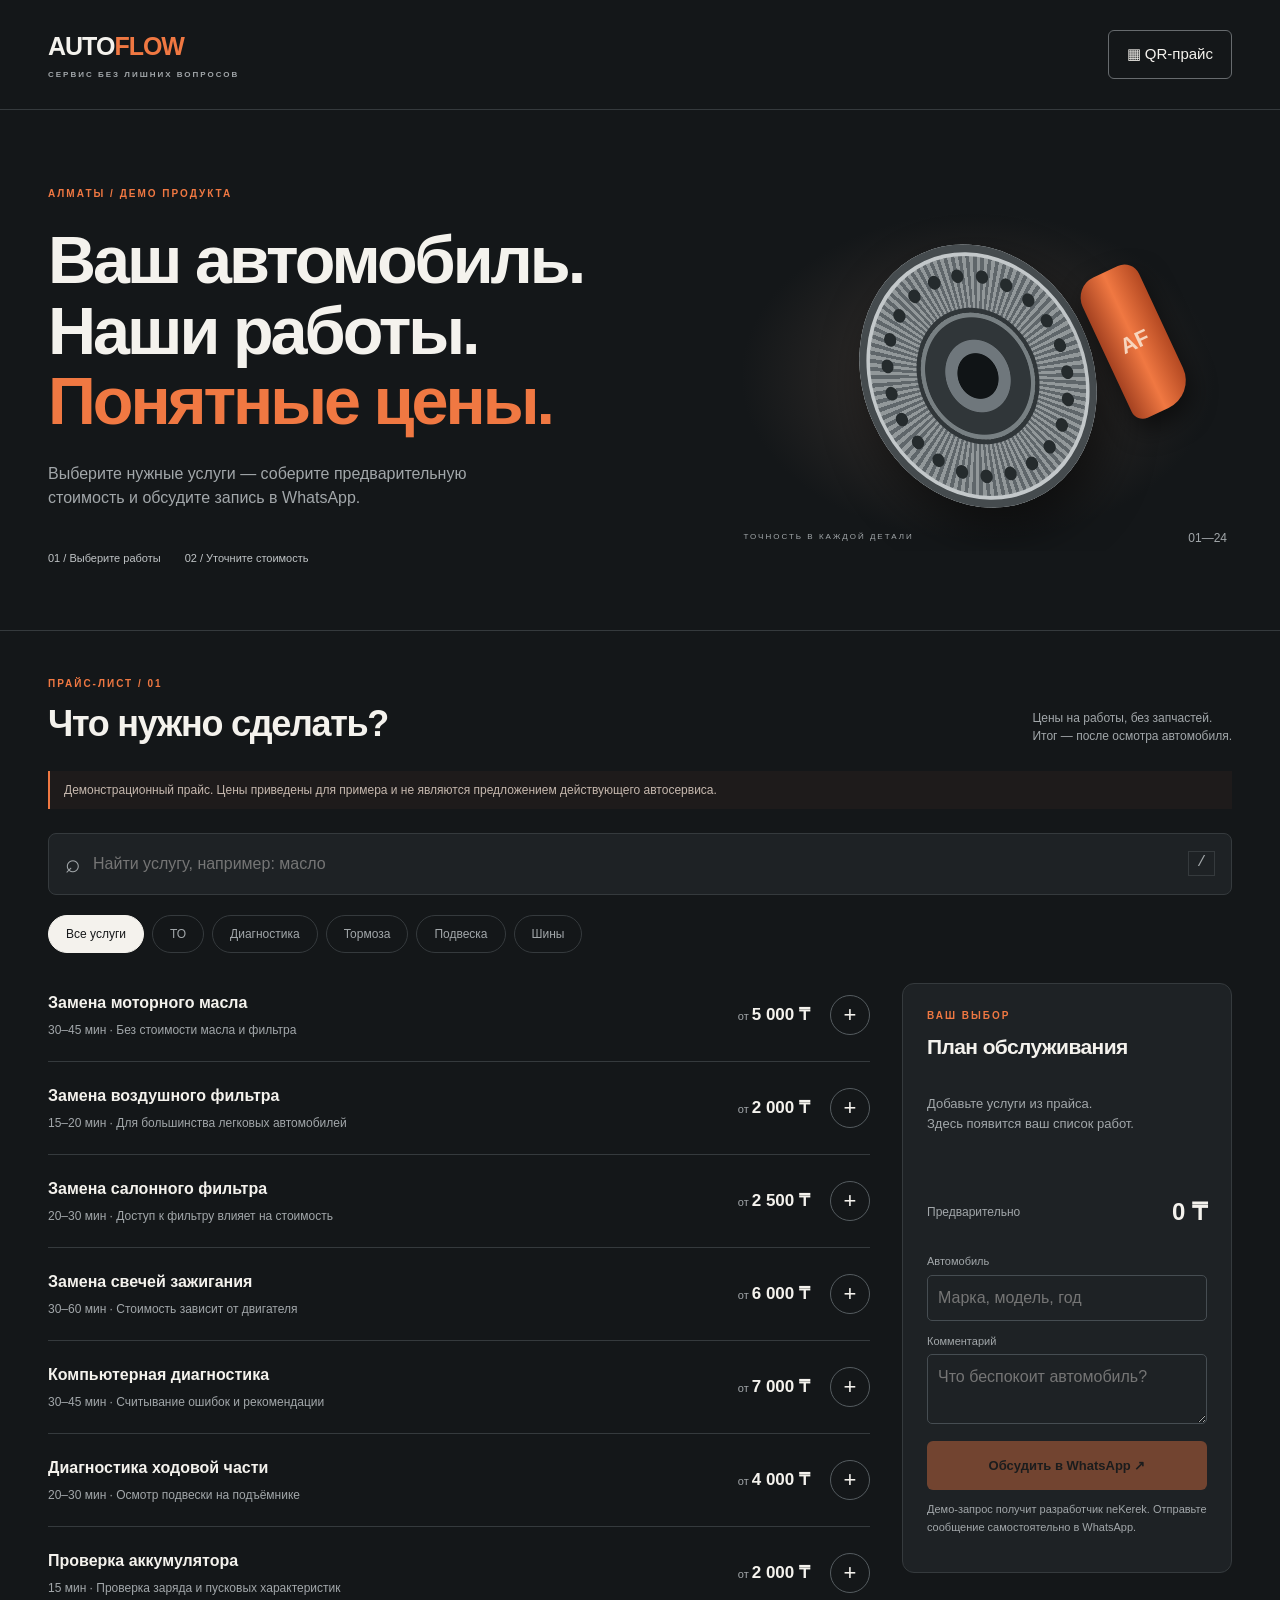
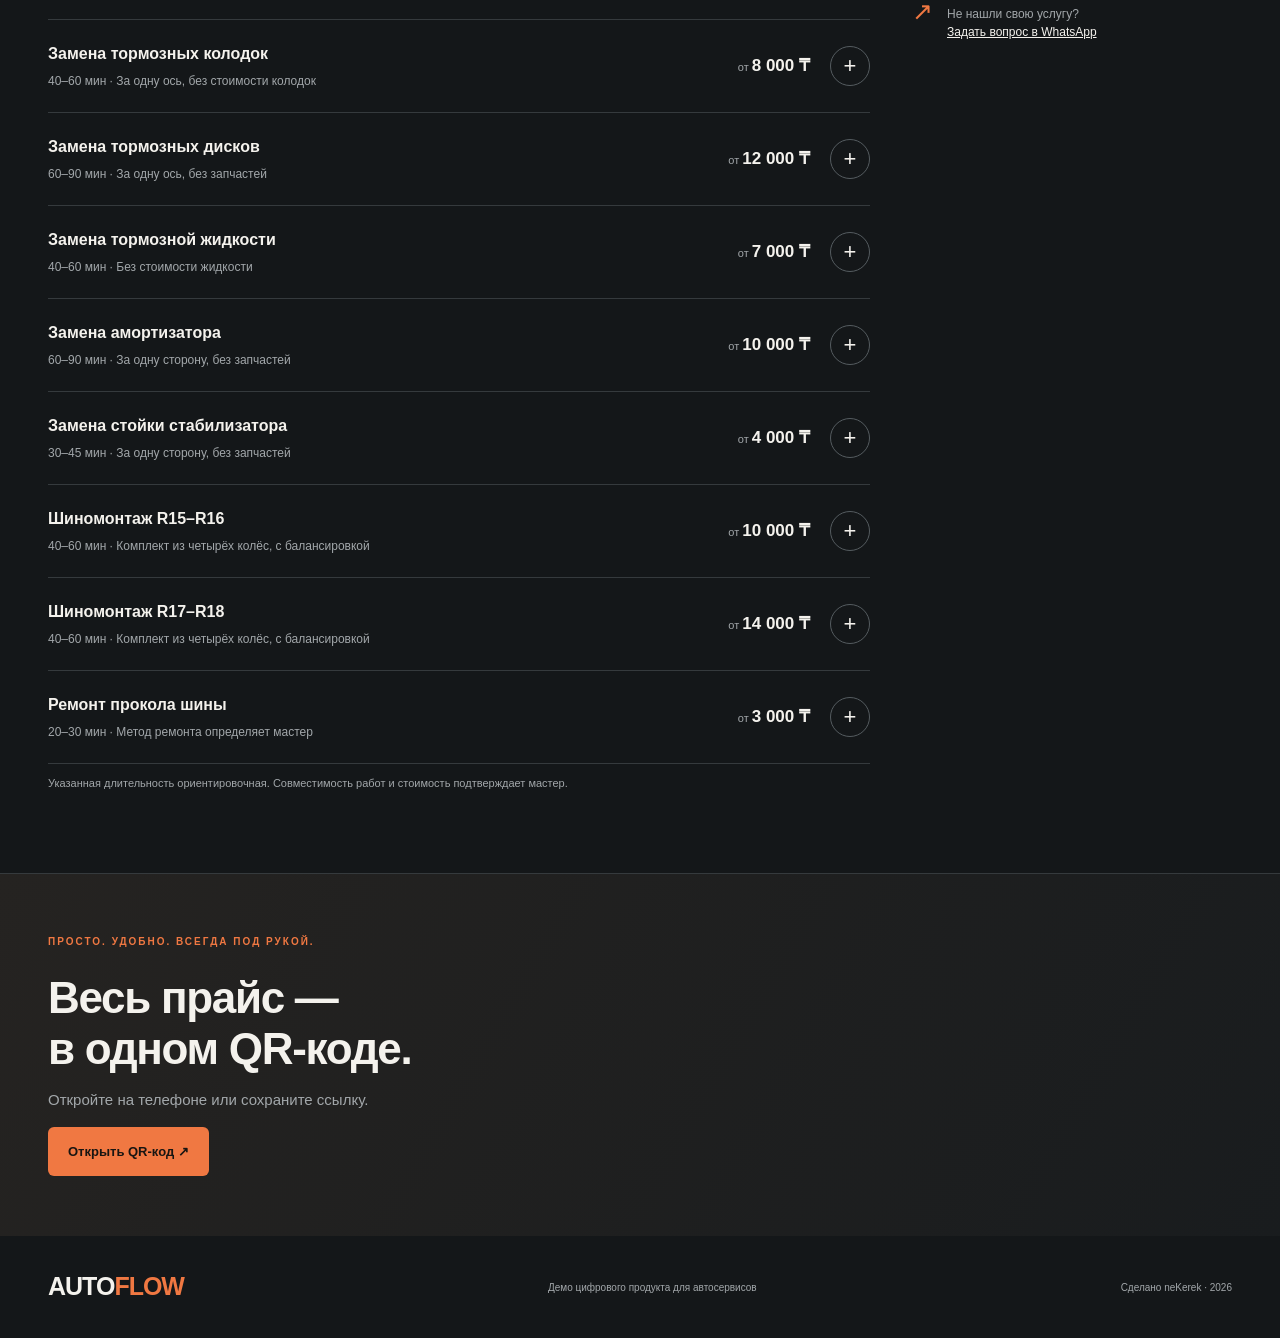
<file: qr-price/index.html>
<!doctype html><html lang="ru"><head><meta charset="utf-8"><meta name="viewport" content="width=device-width,initial-scale=1"><meta name="theme-color" content="#141719"><meta name="description" content="Демонстрационный интерактивный прайс автосервиса AutoFlow. Выберите работы и подготовьте запрос стоимости."><title>AutoFlow — услуги и цены</title><link rel="stylesheet" href="style.css"><script src="app.js" defer></script></head><body><header><a class="brand" href="#">AUTO<span>FLOW</span><small>СЕРВИС БЕЗ ЛИШНИХ ВОПРОСОВ</small></a><button class="qr-trigger" type="button">▦ QR-прайс</button></header><main><section class="hero"><div><p class="eyebrow">АЛМАТЫ / ДЕМО ПРОДУКТА</p><h1>Ваш автомобиль.<br>Наши работы.<br><span>Понятные цены.</span></h1><p class="lead">Выберите нужные услуги — соберите предварительную стоимость и обсудите запись в WhatsApp.</p><div class="hero-meta"><span>01 / Выберите работы</span><span>02 / Уточните стоимость</span></div></div><div class="visual" aria-hidden="true"><div class="disc"></div><div class="caliper">AF</div><span class="visual-label">ТОЧНОСТЬ В КАЖДОЙ ДЕТАЛИ</span><span class="visual-number">01—24</span></div></section><section class="catalog" id="price"><div class="section-head"><div><p class="eyebrow">ПРАЙС-ЛИСТ / 01</p><h2>Что нужно сделать?</h2></div><p>Цены на работы, без запчастей.<br>Итог — после осмотра автомобиля.</p></div><div class="notice">Демонстрационный прайс. Цены приведены для примера и не являются предложением действующего автосервиса.</div><label class="search"><span>⌕</span><input id="search" type="search" placeholder="Найти услугу, например: масло" aria-label="Поиск услуг"><kbd>/</kbd></label><div id="filters" class="filters" role="group" aria-label="Категории услуг"></div><div class="catalog-grid"><div><div id="results" class="results" aria-live="polite"></div><p class="fine">Указанная длительность ориентировочная. Совместимость работ и стоимость подтверждает мастер.</p></div><aside><div class="order"><p class="eyebrow">ВАШ ВЫБОР</p><h3>План обслуживания</h3><div id="selected"></div><div class="total"><span>Предварительно</span><strong id="total">0 ₸</strong></div><label class="field">Автомобиль<input id="car" maxlength="100" placeholder="Марка, модель, год"></label><label class="field">Комментарий<textarea id="comment" maxlength="1000" rows="2" placeholder="Что беспокоит автомобиль?"></textarea></label><button id="send" class="primary" disabled>Обсудить в WhatsApp ↗</button><p class="fine">Демо-запрос получит разработчик neKerek. Отправьте сообщение самостоятельно в WhatsApp.</p><button id="clear" class="clear" hidden>Очистить выбор</button><p id="status" role="status"></p></div><div class="mini-note"><span>↗</span><p>Не нашли свою услугу?<br><a id="question" target="_blank" rel="noopener noreferrer">Задать вопрос в WhatsApp</a></p></div></aside></div></section><section class="bottom"><p class="eyebrow">ПРОСТО. УДОБНО. ВСЕГДА ПОД РУКОЙ.</p><h2>Весь прайс —<br>в одном QR-коде.</h2><p>Откройте на телефоне или сохраните ссылку.</p><button class="primary qr-trigger">Открыть QR-код ↗</button></section></main><footer><a class="brand" href="#">AUTO<span>FLOW</span></a><span>Демо цифрового продукта для автосервисов</span><span>Сделано neKerek · 2026</span></footer><dialog id="qr-dialog"><button id="close-qr" aria-label="Закрыть" class="close">×</button><p class="eyebrow">AUTOFlow / QR-ПРАЙС</p><h2>Услуги и цены</h2><img src="qr.svg" alt="QR-код для открытия этого прайса" width="240" height="240"><p>Наведите камеру телефона.<br>Сохраните ссылку, чтобы вернуться позже.</p><a class="primary" href="qr.svg" download="autoflow-qr.svg">Скачать QR-код ↓</a><button id="copy-link" class="clear">Скопировать ссылку</button><p id="copy-status" role="status"></p></dialog></body></html>
</file>
<file: styles.css>
:root {
  color-scheme: dark;
  --bg: #0d1012;
  --panel: #14191c;
  --surface: #1a2023;
  --text: #f6f6f4;
  --muted: #c5cacf;
  --accent: #ff7041;
  --border: #41484c;
  font-family: Manrope, system-ui, sans-serif;
}
*, *::before, *::after { box-sizing: border-box; }
html { scroll-behavior: smooth; scroll-padding-top: 88px; }
body { margin: 0; background: var(--bg); color: var(--text); font-size: 16px; line-height: 1.6; }
img { display: block; width: 100%; }
a { color: inherit; text-decoration: none; }
button, input, select { font: inherit; }
button, summary { cursor: pointer; }
svg { display: block; flex: none; }
[hidden] { display: none !important; }
:focus-visible { outline: 3px solid #ffa17e; outline-offset: 4px; }
h1, h2, h3, p, figure, blockquote { margin: 0; }
h1, h2, h3 { line-height: 1.12; }
h2 { font-size: clamp(29px, 4vw, 48px); letter-spacing: -.02em; margin-bottom: 16px; }
h3 { font-size: 20px; }
p { color: var(--muted); }
em { color: var(--accent); font-style: normal; }
.container { width: min(1328px, calc(100% - 96px)); margin-inline: auto; }
.skip { position: fixed; top: 8px; left: 8px; z-index: 100; padding: 12px; background: var(--bg); transform: translateY(-160%); }
.skip:focus { transform: none; }
.demo-banner { display: flex; align-items: center; justify-content: center; gap: 10px; padding: 8px 16px; font-size: 13px; color: var(--muted); background: var(--surface); text-align: center; }
.demo-banner::before { content: ""; width: 7px; height: 7px; border-radius: 50%; background: var(--accent); flex: none; }
.site-header { position: sticky; top: 0; z-index: 20; background: #0d1012f5; border-bottom: 1px solid var(--border); }
.header-inner, .header-actions, .desktop-nav, .actions, .footer-inner { display: flex; align-items: center; gap: 12px; }
.header-inner, .footer-inner { justify-content: space-between; }
.header-inner { min-height: 72px; }
.brand { font-size: 24px; line-height: 1; font-weight: 800; min-height: 44px; display: inline-flex; align-items: center; flex-wrap: wrap; max-width: 160px; }
.brand small { display: block; flex-basis: 100%; margin-top: 4px; font-size: 11px; color: var(--muted); }
.desktop-nav { gap: 22px; }
.desktop-nav a, .mobile-nav a { min-height: 44px; display: flex; align-items: center; font-size: 15px; color: var(--muted); }
.desktop-nav a:hover, .mobile-nav a:hover { color: var(--text); }
.btn, .gallery-controls button, .menu-toggle { display: inline-flex; align-items: center; justify-content: center; gap: 8px; min-width: 44px; min-height: 44px; border: 1px solid transparent; border-radius: 8px; }
.btn { padding: 10px 16px; font-weight: 800; font-size: 14px; text-align: center; }
.btn svg { width: 18px; height: 18px; }
.btn-primary { background: var(--accent); color: #17100d; box-shadow: 0 4px 12px #0005; }
.btn-primary:hover { background: #ff916d; }
.btn-outline, .gallery-controls button, .menu-toggle { background: var(--bg); color: var(--text); border-color: var(--border); }
.btn-outline:hover, .gallery-controls button:hover, .menu-toggle:hover { border-color: var(--accent); }
.btn:disabled { cursor: wait; opacity: .7; }
.menu-toggle, .mobile-nav, .mobile-bottom { display: none; }
.hero-main { position: relative; isolation: isolate; background: var(--bg); }
.hero-visual { position: absolute; inset: 0 0 0 39%; z-index: -1; }
.hero-visual img { height: 100%; object-fit: cover; object-position: 65% center; }
.hero-visual::after { content: ""; position: absolute; inset: 0; background: linear-gradient(90deg, var(--bg), #0d1012cb 16%, #0d101238 45%, transparent 70%); }
.hero-inner { min-height: 536px; padding-block: 80px; display: flex; flex-direction: column; justify-content: center; align-items: flex-start; }
.eyebrow { margin-bottom: 12px; font-size: 13px; font-weight: 800; color: var(--muted); letter-spacing: .12em; text-transform: uppercase; }
.hero h1 { max-width: 630px; font-size: clamp(38px, 4.65vw, 68px); font-weight: 800; line-height: 1.07; letter-spacing: -.018em; }
.hero-description { max-width: 490px; margin: 20px 0 24px; }
.actions { flex-wrap: wrap; }
.hero-band { background: var(--panel); border-block: 1px solid var(--border); }
.hero-band-inner { display: grid; grid-template-columns: minmax(0, 1fr) auto; gap: 24px; align-items: center; padding-block: 24px; }
.hero-features { display: grid; grid-template-columns: repeat(4, minmax(0, 1fr)); gap: 16px; list-style: none; padding: 0; margin: 0; }
.hero-features li { display: flex; gap: 8px; align-items: flex-start; font-size: 14px; color: var(--muted); }
.hero-features svg, .service-copy svg, .steps svg, .map-placeholder svg { color: var(--accent); }
.note { color: var(--muted); font-size: 13px; margin-top: 12px; }
.hero-preview { display: grid; grid-template-columns: 88px minmax(0, 116px) 24px; align-items: center; gap: 12px; border: 1px solid var(--border); border-radius: 8px; padding: 8px; font-size: 14px; font-weight: 800; }
.hero-preview:hover { border-color: var(--accent); }
.hero-preview img { height: 58px; object-fit: cover; border-radius: 4px; }
.section { padding-block: 80px; }
.panel { background: var(--panel); }
.section-intro { max-width: 640px; }
.section-top { display: flex; align-items: end; justify-content: space-between; gap: 16px; margin-bottom: 24px; }
.service-grid, .cards { display: grid; gap: 16px; margin-top: 24px; }
.service-grid, .three { grid-template-columns: repeat(3, minmax(0, 1fr)); }
.service-card, .cards > *, .booking-form, .map-placeholder { min-width: 0; border: 1px solid var(--border); border-radius: 12px; background: var(--surface); }
.service-card { overflow: hidden; display: flex; flex-direction: column; }
.service-photo img { aspect-ratio: 2; object-fit: cover; }
.service-copy { display: flex; flex-direction: column; align-items: flex-start; gap: 8px; padding: 20px; flex: 1; }
.service-copy strong { margin-top: auto; color: var(--accent); font-size: 18px; }
.service-copy small { color: var(--muted); font-size: 13px; }
.text-link { display: inline-flex; align-items: center; min-height: 44px; color: var(--text); font-weight: 800; text-decoration: underline; text-underline-offset: 4px; }
.split { display: grid; grid-template-columns: repeat(2, minmax(0, 1fr)); gap: clamp(24px, 5vw, 72px); align-items: center; }
.about img { border-radius: 12px; aspect-ratio: 1.8; object-fit: cover; }
.steps { grid-template-columns: repeat(4, minmax(0, 1fr)); padding: 0; list-style: none; }
.cards > * { padding: 24px; }
.cards h3 { margin-block: 12px 8px; }
.cards blockquote { margin-top: 12px; }
.master-photo { display: grid; place-content: center; justify-items: center; gap: 8px; aspect-ratio: 1.7; background: var(--bg); border: 1px dashed var(--border); border-radius: 8px; color: var(--muted); }
.gallery-controls { display: flex; gap: 8px; flex: none; }
.gallery-track { display: flex; gap: 16px; overflow-x: auto; scroll-snap-type: x mandatory; padding: 4px 0 12px; }
.gallery-track:focus-visible { outline-offset: 0; }
.gallery-track figure { flex: 0 0 calc((100% - 32px) / 3); min-width: 0; scroll-snap-align: start; overflow: hidden; border-radius: 8px; background: var(--surface); }
.gallery-track img { aspect-ratio: 1.65; object-fit: cover; }
.gallery-track figcaption { padding: 12px 16px; color: var(--muted); }
.faq-list { max-width: 840px; }
details { border-bottom: 1px solid var(--border); }
summary { list-style: none; display: flex; align-items: center; justify-content: space-between; gap: 12px; min-height: 48px; padding: 12px 4px; font-weight: 800; }
summary::-webkit-details-marker { display: none; }
details[open] > summary svg { transform: rotate(180deg); }
details p { padding: 0 4px 16px; }
.booking-form { padding: clamp(16px, 3vw, 32px); }
.booking-form label { display: block; font-weight: 700; margin-bottom: 6px; }
.booking-form input, .booking-form select { display: block; width: 100%; min-height: 48px; margin: 0 0 16px; padding: 8px 12px; border: 1px solid var(--border); border-radius: 6px; background: var(--bg); color: var(--text); }
.booking-form [aria-invalid="true"] { border-color: #ff967b; }
.booking-form button { margin-top: 16px; width: 100%; }
#form-status:not(:empty) { margin-top: 12px; }
#form-status[data-state="error"] { color: #ffb3a2; }
#form-status[data-state="success"] { color: #a5ebc0; }
.contacts dl { display: grid; grid-template-columns: minmax(90px, auto) 1fr; gap: 8px 16px; margin: 0 0 24px; }
.contacts dt { color: var(--muted); }
.contacts dd { margin: 0; }
.map-placeholder { min-height: 260px; display: grid; place-content: center; justify-items: center; gap: 8px; text-align: center; padding: 16px; }
.map-placeholder span { color: var(--muted); }
.footer { border-top: 1px solid var(--border); padding-block: 24px; }
@media (max-width: 1090px) {
  .container { width: calc(100% - 48px); }
  .desktop-nav { gap: 12px; }
  .hero-features { grid-template-columns: repeat(2, minmax(0, 1fr)); }
}
@media (max-width: 880px) {
  .desktop-nav, .header-actions a[href="#booking"] { display: none; }
  .menu-toggle { display: inline-flex; }
  .mobile-nav:not([hidden]) { display: grid; padding: 8px 24px; border-top: 1px solid var(--border); }
  .hero-visual { position: relative; inset: auto; }
  .hero-visual img { height: clamp(200px, 48vw, 380px); object-position: center; }
  .hero-visual::after { background: linear-gradient(0deg, var(--bg), transparent 36%); }
  .hero-inner { min-height: 0; padding-block: 16px 32px; }
  .service-grid, .steps { grid-template-columns: repeat(2, minmax(0, 1fr)); }
  body { padding-bottom: calc(64px + env(safe-area-inset-bottom)); }
  .mobile-bottom { display: grid; grid-template-columns: 1fr 1fr; position: fixed; z-index: 19; inset: auto 0 0; gap: 8px; padding: 8px 16px calc(8px + env(safe-area-inset-bottom)); background: var(--bg); border-top: 1px solid var(--border); }
}
@media (max-width: 600px) {
  .container { width: calc(100% - 32px); }
  .header-inner { gap: 8px; }
  .brand { font-size: 21px; }
  .header-actions .btn { padding-inline: 8px; }
  .header-actions svg { display: none; }
  .hero-band-inner, .service-grid, .split, .three { grid-template-columns: minmax(0, 1fr); }
  .hero-preview { grid-template-columns: 88px minmax(0, 1fr) 24px; }
  .hero-features li { flex-direction: column; }
  .section { padding-block: 48px; }
  .section-top { flex-wrap: wrap; }
  .gallery-track figure { flex-basis: 84%; }
  .footer-inner { flex-wrap: wrap; }
}
@media (max-width: 380px) {
  .steps { grid-template-columns: minmax(0, 1fr); }
}
@media (prefers-reduced-motion: reduce) {
  *, *::before, *::after { scroll-behavior: auto !important; animation: none !important; transition: none !important; }
}
</file>
<file: parts-catalog/style.css>
:root{--bg:#f5f4ef;--ink:#202622;--green:#244b3b;--muted:#757a73;--line:#dbded5;--orange:#d3653a}*{box-sizing:border-box}html{scroll-behavior:smooth;scroll-padding-top:25px}body{margin:0;background:var(--bg);color:var(--ink);font:14px/1.5 Arial,sans-serif}button,input,select,textarea{font:inherit}button,a,input,select,textarea{outline-offset:4px}button:focus-visible,a:focus-visible,input:focus-visible,select:focus-visible,textarea:focus-visible{outline:2px solid var(--green)}button{cursor:pointer}a{color:inherit;text-decoration:none}.topbar{text-align:center;background:var(--green);color:#e8ede6;font-size:10px;letter-spacing:.8px;padding:9px 15px}header,main,footer{max-width:1320px;margin:auto}header{padding:28px 48px;display:flex;align-items:center;justify-content:space-between;gap:25px;border-bottom:1px solid var(--line)}.logo{white-space:nowrap;font-size:24px;font-weight:900;letter-spacing:-1.2px}.logo span{color:var(--green)}.logo i{font-style:normal;font-size:9px;letter-spacing:2px;display:block;margin-top:-4px;color:var(--muted)}nav{display:flex;gap:32px;font-size:12px}nav a:hover{text-decoration:underline}.cart-trigger{border:1px solid #c4cabe;border-radius:5px;padding:10px 15px;background:transparent;font-size:12px}.cart-trigger b{background:var(--green);color:white;padding:3px 7px;border-radius:4px;margin-left:12px}.hero{display:grid;grid-template-columns:1.1fr 1fr;gap:45px;padding:62px 48px 54px;align-items:center}.eyebrow{font-size:9px;letter-spacing:1.8px;font-weight:bold;color:var(--green);margin:0 0 22px}h1{font-size:clamp(38px,4.1vw,58px);line-height:1.1;letter-spacing:-2.3px;margin:0 0 22px}h1 span{color:var(--green)}.lead{color:var(--muted);max-width:390px;font-size:14px;line-height:1.8;margin-bottom:28px}.primary{border:0;background:var(--green);color:white;display:inline-flex;align-items:center;justify-content:space-between;gap:25px;padding:14px 22px;font-weight:bold;font-size:12px;border-radius:4px;min-height:46px}.primary:hover{background:#35644e}.primary:disabled{opacity:.4;cursor:not-allowed}.hero-tags{display:flex;gap:25px;margin-top:36px;font-size:10px;color:var(--muted)}.hero-art{background:#e4e7dc;height:335px;position:relative;overflow:hidden;border-radius:8px}.hero-art:before{content:'';position:absolute;inset:0;background:linear-gradient(transparent 49%,#244b3b0b 50%,transparent 51%),linear-gradient(90deg,transparent 49%,#244b3b0b 50%,transparent 51%);background-size:40px 40px}.art-label{position:absolute;top:23px;left:25px;font-size:10px;letter-spacing:1px;color:#6b7567;z-index:1}.art-caption,.art-index{position:absolute;bottom:18px;font-size:8px;letter-spacing:1.4px;color:#6b7567}.art-caption{left:25px}.art-index{right:20px}#hero-part{position:absolute;inset:10px 10px 0 40px;transform:rotate(-12deg)}#hero-part svg{width:100%;height:100%;filter:drop-shadow(12px 22px 10px #25312325)}.catalog{padding:45px 48px 70px;border-top:1px solid var(--line)}.section-head{display:flex;justify-content:space-between;align-items:end;gap:20px;margin-bottom:27px}.section-head .eyebrow{margin-bottom:12px}h2{font-size:32px;line-height:1.15;letter-spacing:-1.1px;margin:0}.subtle{color:var(--muted);font-size:11px}.searchbar{display:flex;gap:15px;align-items:center}.searchbar>label{display:flex;align-items:center;gap:12px;border:1px solid #cbd0c4;border-radius:5px;padding:0 15px;background:#fff;flex:1}.searchbar span{font-size:27px;color:var(--muted)}input,select,textarea{min-width:0;border:1px solid #cbd0c4;border-radius:4px;background:white;color:var(--ink);padding:12px;font-size:16px}input,textarea{width:100%}.searchbar input{border:0;background:none;font-size:14px;padding:14px 0}.searchbar>button{border:0;background:none;color:var(--muted);font-size:11px;text-decoration:underline;min-height:44px}.category-tabs{display:flex;gap:8px;flex-wrap:wrap;margin:21px 0 30px}.category-tabs button{border:1px solid #ccd1c5;border-radius:100px;padding:9px 17px;background:transparent;color:#6d746a;font-size:11px}.category-tabs button[aria-pressed=true]{background:var(--green);border-color:var(--green);color:white}.catalog-layout{display:grid;grid-template-columns:190px minmax(0,1fr);gap:32px}.filters{border-right:1px solid var(--line);padding-right:24px}.filters h3{font-size:13px;margin:0 0 20px}.filters>label{display:block;font-size:11px;color:var(--muted);margin-bottom:20px}.filters select{display:block;width:100%;margin-top:8px;font-size:12px;padding:10px}.filters .check{display:flex;align-items:center;gap:8px;color:var(--ink)}.check input{width:16px;height:16px;accent-color:var(--green)}.filter-note{border-top:1px solid var(--line);margin-top:28px;padding-top:22px}.filter-note>span{font-size:27px;color:var(--green)}.filter-note h4{font-size:12px;margin:10px 0}.filter-note p{font-size:11px;color:var(--muted)}.filter-note a{font-size:11px;font-weight:bold;text-decoration:underline}.results-bar{display:flex;justify-content:space-between;align-items:center;margin-bottom:18px;gap:12px}.results-bar p{margin:0;font-size:11px;color:var(--muted)}.results-bar label{font-size:10px;color:var(--muted)}.results-bar select{font-size:11px;background:none;border:0;padding:6px}.products{display:grid;grid-template-columns:repeat(3,minmax(0,1fr));gap:16px}.product{background:#fff;border:1px solid var(--line);border-radius:6px;overflow:hidden;display:flex;flex-direction:column}.image-button{position:relative;display:block;background:#eef0e9;border:0;width:100%;height:174px;padding:18px}.image-button:hover{background:#e5e9df}.image-button svg{width:100%;height:100%;filter:drop-shadow(5px 10px 5px #0002);transition:transform .2s}.image-button:hover svg{transform:scale(1.04)}.product-body{padding:17px;display:flex;flex-direction:column;flex:1}.product-brand{font-size:9px;letter-spacing:1.1px;color:var(--muted);margin:0 0 6px}.product h3{font-size:14px;line-height:1.4;margin:0 0 5px}.product-title{padding:0;text-align:left;color:var(--ink);background:none;border:0;font-weight:bold;line-height:1.4}.sku{font-size:10px;color:#8a8f86;margin:0 0 12px}.stock{font-size:10px;color:var(--green);margin:0 0 17px}.stock.order{color:#9b6b32}.product-bottom{display:flex;justify-content:space-between;align-items:center;gap:8px;margin-top:auto}.product-bottom strong{font-size:17px;white-space:nowrap}.add{background:var(--green);border:0;color:white;border-radius:4px;padding:8px 11px;font-size:11px;min-height:38px}.empty{padding:50px 10px;text-align:center;grid-column:1/-1;color:var(--muted)}.selection{background:#e6e9df;border-top:1px solid var(--line);padding:55px 48px;display:grid;grid-template-columns:1fr 1fr;gap:80px}.selection p:not(.eyebrow){max-width:350px;color:#747b6e;font-size:13px}.selection small{color:var(--muted);font-size:10px}.selection label{display:block;font-size:11px;margin-bottom:13px}.selection input,.selection textarea{margin-top:6px;resize:vertical}.selection .primary{width:100%;justify-content:center}footer{padding:30px 48px;display:flex;justify-content:space-between;align-items:center;gap:20px}footer p,footer>span{font-size:10px;color:var(--muted)}dialog{width:min(750px,calc(100% - 28px));max-height:90dvh;overflow:auto;background:var(--bg);border:1px solid var(--line);border-radius:10px;padding:32px;color:var(--ink)}dialog::backdrop{background:#18241ec0;backdrop-filter:blur(3px)}.close{position:absolute;right:12px;top:10px;width:40px;height:40px;display:grid;place-items:center;background:none;border:0;font-size:28px;color:var(--muted)}.detail-grid{display:grid;grid-template-columns:1fr 1fr;gap:28px;margin-top:20px}.detail-art{background:#e8ebe1;border-radius:6px;display:grid;place-items:center;padding:20px;min-height:270px}.detail-art svg{width:100%;max-height:240px}.detail-copy h2{font-size:27px}.detail-copy .price{font-size:25px;display:block;margin:15px 0}.detail-copy p{color:var(--muted);font-size:12px}.detail-copy dl{font-size:11px;border-top:1px solid var(--line);padding-top:14px}.detail-copy dt{color:var(--muted)}.detail-copy dd{margin:0 0 10px}.dialog-head{margin:5px 0 25px}.dialog-head .eyebrow{margin-bottom:8px}#cart-dialog{width:min(600px,calc(100% - 28px))}.cart-row{display:grid;grid-template-columns:58px 1fr auto;gap:14px;padding:18px 0;border-bottom:1px solid var(--line);align-items:center}.cart-row svg{width:58px;height:58px;background:#e5e9df;border-radius:5px}.cart-row h3{font-size:13px;margin:0 0 4px}.cart-row p{font-size:11px;color:var(--muted);margin:0}.quantity{display:flex;gap:10px;align-items:center;margin-top:10px}.quantity button{background:white;border:1px solid var(--line);width:32px;height:32px;border-radius:3px}.remove{border:0;background:none;font-size:20px;color:var(--muted);padding:10px}.sum{display:flex;justify-content:space-between;align-items:center;margin:25px 0}.sum span{color:var(--muted);font-size:12px}.sum strong{font-size:25px}.cart-label{font-size:11px;display:block;margin-bottom:18px}.cart-label input{margin-top:8px}#checkout{width:100%;justify-content:center}.small{font-size:11px;color:var(--muted)}.text-button{border:0;background:none;text-decoration:underline;font-size:11px;color:var(--muted);padding:10px 0}#toast{position:fixed;bottom:25px;left:50%;transform:translateX(-50%);background:var(--green);color:white;padding:13px 24px;border-radius:5px;z-index:10;box-shadow:0 5px 20px #0002;display:none;font-size:12px;max-width:90%;text-align:center}#toast.visible{display:block}#fit-status,#cart-status{font-size:12px;color:var(--green)}@media(max-width:1000px){header,.hero,.catalog,footer{padding-left:28px;padding-right:28px}.hero{gap:20px}.products{grid-template-columns:repeat(2,minmax(0,1fr))}.catalog-layout{grid-template-columns:160px minmax(0,1fr);gap:22px}.selection{padding:40px 28px;gap:35px}nav{gap:16px}}@media(max-width:680px){header{padding:20px;flex-wrap:wrap;gap:17px}nav{order:3;width:100%;justify-content:space-between;gap:10px;font-size:11px}.logo{font-size:22px}.hero{padding:36px 20px;grid-template-columns:1fr;gap:28px}h1{font-size:42px;letter-spacing:-1.8px}.lead{font-size:13px}.hero-art{height:260px}.hero-tags{gap:15px;font-size:9px}.catalog{padding:32px 20px}.section-head{display:block}.subtle{display:block;margin-top:15px}.section-head h2{font-size:28px}.catalog-layout{display:block}.filters{border:0;padding:0;display:flex;gap:20px;align-items:center;flex-wrap:wrap}.filters h3,.filter-note{display:none}.filters>label{margin-bottom:15px}.filters select{margin:0;font-size:12px}.filters>label:first-of-type{display:flex;gap:10px;align-items:center}.results-bar label{font-size:0}.results-bar select{max-width:160px}.products{gap:10px}.image-button{height:145px;padding:12px}.product-body{padding:12px}.product h3{font-size:13px}.product-bottom{flex-wrap:wrap;gap:10px}.product-bottom strong{font-size:16px}.product-bottom .add{width:100%}.searchbar{flex-wrap:wrap;gap:0}.searchbar>label{min-width:100%}.category-tabs{margin:10px 0 20px;gap:6px}.category-tabs button{padding:9px 12px}.selection{grid-template-columns:1fr;padding:35px 20px;gap:25px}footer{padding:25px 20px;flex-wrap:wrap}footer p{order:3;width:100%}dialog{padding:24px 20px}.detail-grid{grid-template-columns:1fr;gap:20px}.detail-art{min-height:200px}.detail-art svg{max-height:180px}.cart-row{grid-template-columns:45px 1fr auto;gap:10px}.cart-row svg{width:45px;height:45px}.sum strong{font-size:22px}}@media(prefers-reduced-motion:reduce){html{scroll-behavior:auto}*{transition:none!important}}
</file>
<file: qr-price/style.css>
:root{--bg:#141719;--panel:#1e2225;--ink:#f4f2ed;--muted:#a2a7aa;--line:#353a3d;--accent:#f07842}*{box-sizing:border-box}html{scroll-behavior:smooth}body{margin:0;background:var(--bg);color:var(--ink);font:15px/1.5 Arial,sans-serif}a{color:inherit;text-decoration:none}button,input,textarea{font:inherit}button,a,input,textarea{outline-offset:5px}button{cursor:pointer}button:focus-visible,a:focus-visible,input:focus-visible,textarea:focus-visible{outline:2px solid var(--accent)}header,main,footer{max-width:1320px;margin:auto}header{height:110px;display:flex;align-items:center;justify-content:space-between;padding:0 48px;border-bottom:1px solid var(--line)}.brand{font-size:25px;font-weight:900;letter-spacing:-1px}.brand span{color:var(--accent)}.brand small{display:block;font-size:8px;letter-spacing:2px;color:var(--muted);margin-top:3px}.qr-trigger{background:none;color:var(--ink);border:1px solid #676b6e;padding:12px 18px;border-radius:6px}.hero{display:grid;grid-template-columns:1.25fr 1fr;gap:40px;align-items:center;padding:76px 48px 64px}.eyebrow{font-size:10px;letter-spacing:2px;color:var(--accent);font-weight:bold;margin:0 0 24px}h1{font-size:clamp(42px,5.2vw,70px);line-height:1.06;letter-spacing:-3px;margin:0 0 25px}h1 span{color:var(--accent)}.lead{max-width:420px;color:var(--muted);font-size:16px}.hero-meta{display:flex;gap:24px;margin-top:40px;font-size:11px;color:#c0c4c6}.visual{height:350px;position:relative;display:grid;place-items:center;background:radial-gradient(ellipse,#3c3531,transparent 66%);overflow:hidden}.disc{width:270px;height:270px;border-radius:50%;background:repeating-conic-gradient(#92989a 0deg 2deg,#5f666a 2deg 4deg);box-shadow:0 25px 50px #0008,inset 0 0 0 8px #454b4e,inset 0 0 0 12px #c3c8ca;transform:rotate(-25deg) scaleX(.85)}.disc:before{content:'';position:absolute;inset:70px;border-radius:50%;background:radial-gradient(circle,#101416 0 25%,#6f777c 26% 40%,#303639 41% 65%,#777f82 66%);box-shadow:0 0 0 5px #303639}.disc:after{content:'';position:absolute;inset:25px;border-radius:50%;border:14px dotted #252b2d}.caliper{position:absolute;right:65px;top:65px;transform:rotate(-25deg);background:linear-gradient(90deg,#a54221,#f07842,#b44922);height:150px;width:65px;border-radius:22px 16px 30px 12px;box-shadow:0 12px 25px #0008;display:grid;place-items:center;color:#f7d5bd;font-size:22px;font-weight:900}.visual-label{position:absolute;bottom:8px;left:20px;font-size:8px;letter-spacing:2px;color:var(--muted)}.visual-number{position:absolute;right:5px;bottom:4px;font-size:12px;color:var(--muted)}.catalog{padding:45px 48px 70px;border-top:1px solid var(--line)}.section-head{display:flex;align-items:end;justify-content:space-between;gap:20px;margin-bottom:26px}h2{font-size:36px;letter-spacing:-1.3px;line-height:1.15;margin:0}.section-head .eyebrow{margin-bottom:12px}.section-head>p{font-size:12px;color:var(--muted);margin:0}.notice{border-left:2px solid var(--accent);padding:10px 14px;background:#f078420b;color:#c6b8ae;font-size:12px;margin-bottom:24px}.search{display:flex;align-items:center;background:var(--panel);border:1px solid var(--line);padding:10px 16px;border-radius:8px;gap:12px}.search span{font-size:26px;color:var(--muted)}input,textarea{min-width:0;width:100%;color:var(--ink);background:transparent;border:0;padding:8px 0;font-size:16px}.search kbd{color:var(--muted);border:1px solid var(--line);padding:0 8px}.filters{display:flex;gap:8px;flex-wrap:wrap;margin:20px 0 30px}.filters button{border:1px solid var(--line);border-radius:100px;background:transparent;color:var(--muted);padding:9px 17px;font-size:12px}.filters button[aria-pressed=true]{color:#17191b;background:var(--ink);border-color:var(--ink)}.catalog-grid{display:grid;grid-template-columns:minmax(0,1fr) 330px;gap:32px}.service{display:grid;grid-template-columns:1fr auto auto;gap:20px;align-items:center;border-bottom:1px solid var(--line);padding:22px 0}.service:first-child{padding-top:8px}.service h3{font-size:16px;margin:0 0 6px;font-weight:600}.service p{font-size:12px;color:var(--muted);margin:0}.service .price{white-space:nowrap;font-size:17px;font-weight:bold}.service .price small{font-size:11px;font-weight:normal;color:var(--muted)}.add{width:40px;height:40px;border:1px solid #555c60;border-radius:50%;background:none;color:var(--ink);font-size:22px}.add[aria-pressed=true]{background:var(--accent);color:#141719;border-color:var(--accent)}.order{background:var(--panel);border:1px solid var(--line);padding:24px;border-radius:12px;position:sticky;top:20px}.order .eyebrow{margin-bottom:8px}.order h3{font-size:21px;letter-spacing:-.6px;margin:0 0 20px}.empty{color:var(--muted);font-size:13px;padding:12px 0 25px}.selected-row{display:flex;gap:10px;justify-content:space-between;font-size:12px;padding:10px 0;border-bottom:1px solid var(--line)}.selected-row button{background:none;color:var(--muted);border:0;font-size:20px}.total{padding:23px 0;display:flex;justify-content:space-between;align-items:center}.total span{font-size:12px;color:var(--muted)}.total strong{font-size:24px}.field{display:block;font-size:11px;color:var(--muted);margin-bottom:12px}.field input,.field textarea{border:1px solid #464d52;border-radius:5px;padding:10px;margin-top:5px;resize:vertical}.primary{display:inline-flex;justify-content:center;align-items:center;background:var(--accent);color:#181512;border:0;border-radius:6px;padding:15px 20px;font-size:13px;font-weight:bold}.order .primary{width:100%}.primary:disabled{opacity:.4;cursor:not-allowed}.fine{color:var(--muted);font-size:11px;line-height:1.6}.clear{background:none;border:0;color:var(--muted);text-decoration:underline;font-size:12px;padding:10px 0}.mini-note{display:flex;gap:14px;margin:20px 10px;color:var(--muted);font-size:12px}.mini-note>span{font-size:25px;color:var(--accent)}.mini-note a{color:var(--ink);text-decoration:underline}.bottom{border-top:1px solid var(--line);padding:60px 48px;background:linear-gradient(120deg,#252321,#191c1e);position:relative}.bottom h2{font-size:44px}.bottom p:not(.eyebrow){color:var(--muted)}.bottom .primary{color:#181512;background:var(--accent)}footer{padding:32px 48px;display:flex;gap:25px;justify-content:space-between;align-items:center}footer>span{font-size:10px;color:var(--muted)}dialog{border:1px solid var(--line);border-radius:14px;background:var(--panel);color:var(--ink);max-width:360px;width:calc(100% - 32px);text-align:center;padding:32px}dialog::backdrop{background:#000b;backdrop-filter:blur(5px)}dialog img{width:100%;max-width:240px;height:auto;background:white;border-radius:8px;margin-top:24px}dialog p{color:var(--muted);font-size:12px}dialog .eyebrow{margin-top:12px;color:var(--accent)}dialog .clear{display:block;margin:auto}.close{position:absolute;right:12px;top:7px;background:none;color:var(--ink);border:0;font-size:28px}#status,#copy-status{font-size:12px;color:var(--accent)}@media(max-width:950px){.catalog-grid{grid-template-columns:minmax(0,1fr) 290px;gap:24px}.hero{gap:10px}.caliper{right:10px}.visual{transform:scale(.9)}}@media(max-width:720px){header{height:85px;padding:0 20px}.brand{font-size:22px}.brand small{font-size:7px}.hero{padding:48px 20px 30px;grid-template-columns:1fr}.hero h1{font-size:48px;letter-spacing:-2px}.visual{height:250px;margin-top:5px}.disc{width:220px;height:220px}.disc:before{inset:55px}.caliper{right:calc(50% - 110px);top:28px;height:130px}.visual-label{left:0}.hero-meta{margin-top:24px;gap:18px}.catalog{padding:32px 20px}.section-head{display:block}.section-head>p{margin-top:16px}h2{font-size:30px}.catalog-grid{grid-template-columns:1fr}.service{gap:12px}.service h3{font-size:14px}.service .price{font-size:15px}.service p{font-size:11px}.order{position:static}.bottom{padding:40px 20px}.bottom h2{font-size:36px}footer{padding:28px 20px;flex-wrap:wrap}footer>span{width:100%}.qr-trigger{padding:10px;font-size:12px}.filters{gap:6px}.filters button{padding:9px 12px}.service .price small{display:block;text-align:right}}@media(prefers-reduced-motion:reduce){html{scroll-behavior:auto}}
</file>
